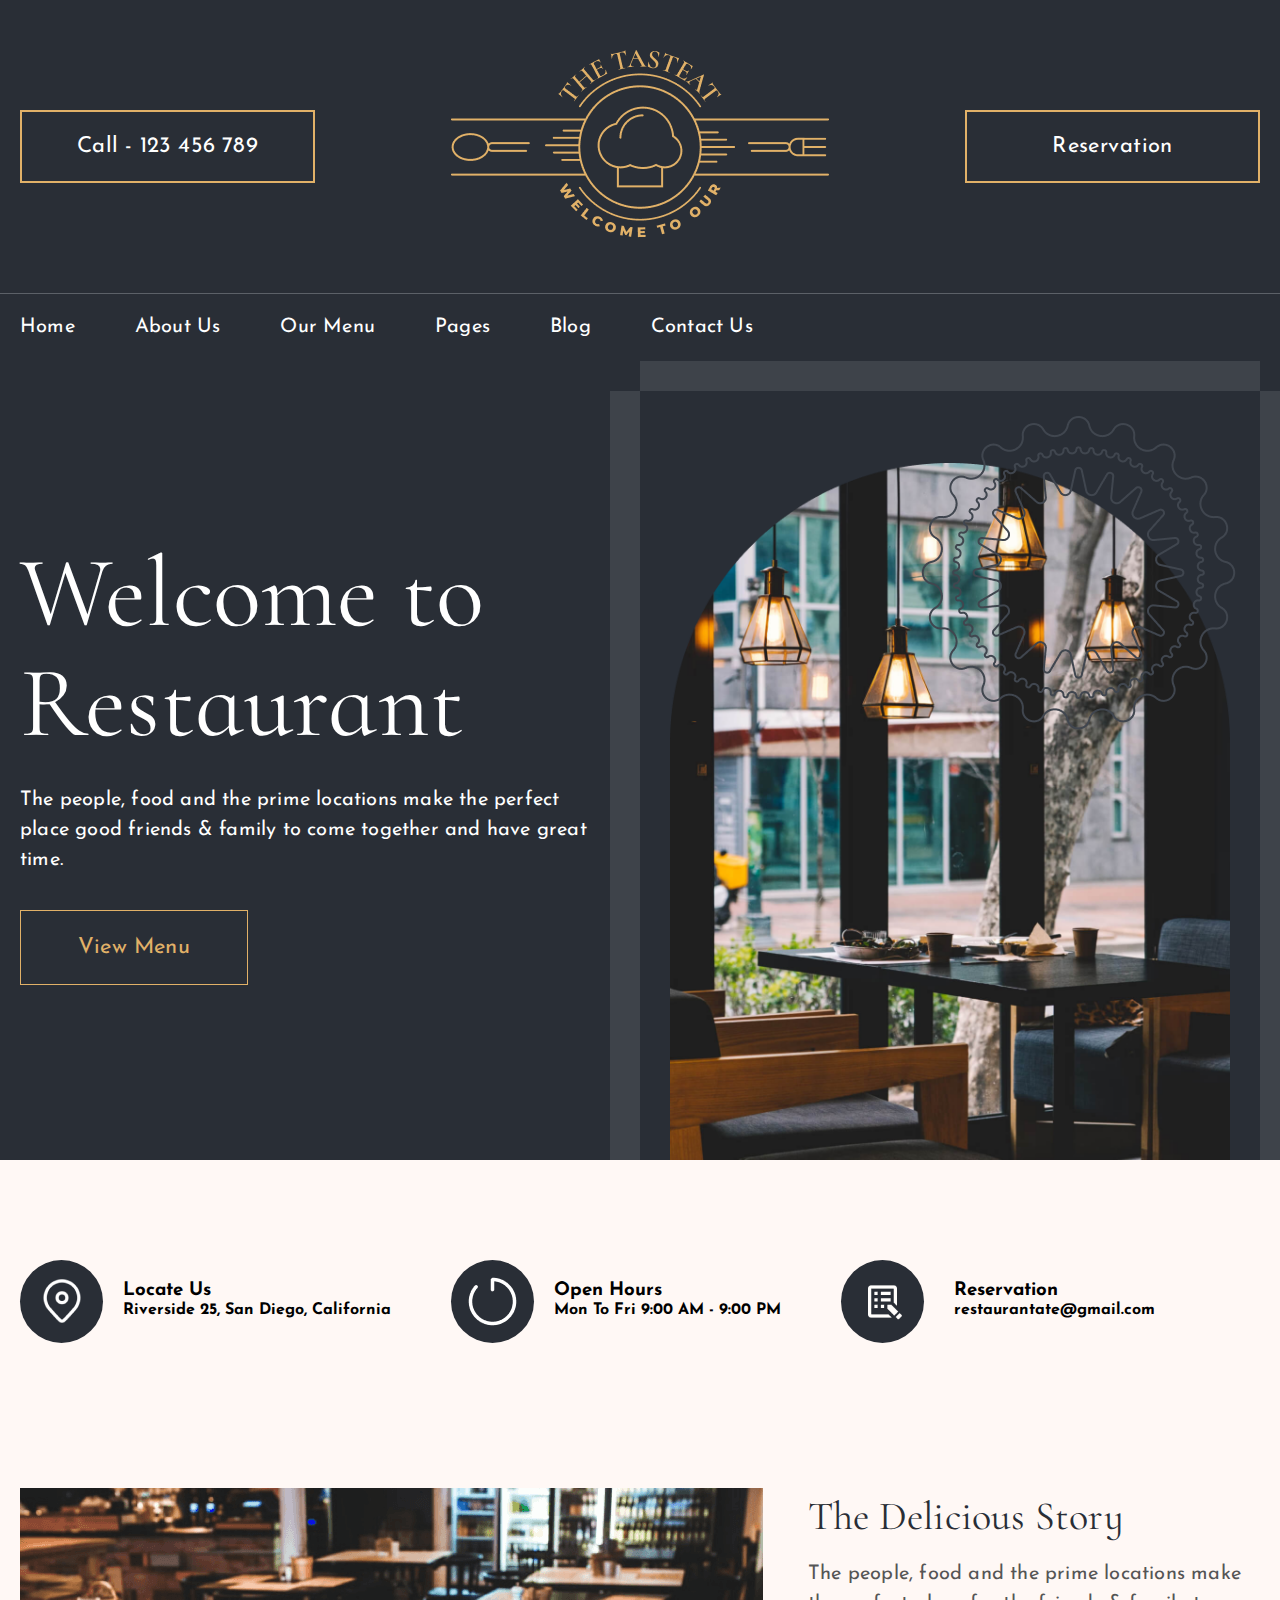
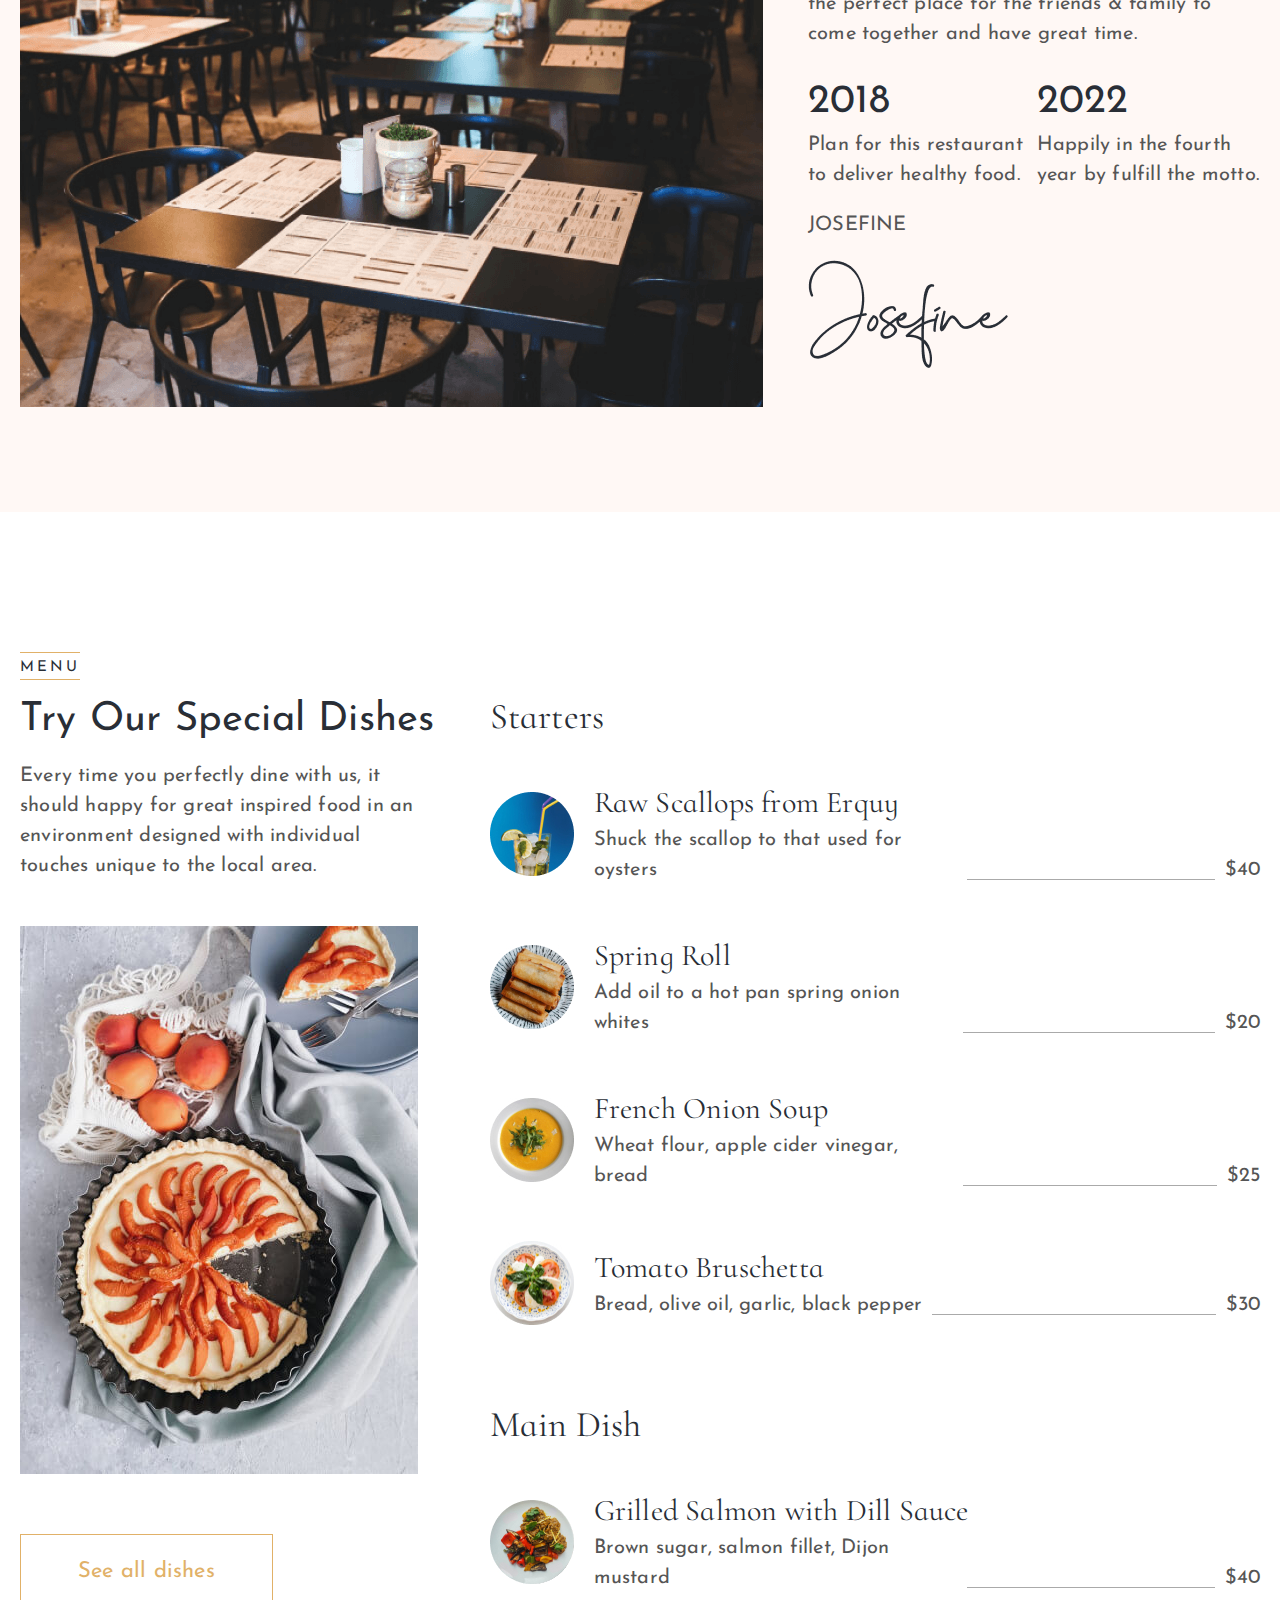
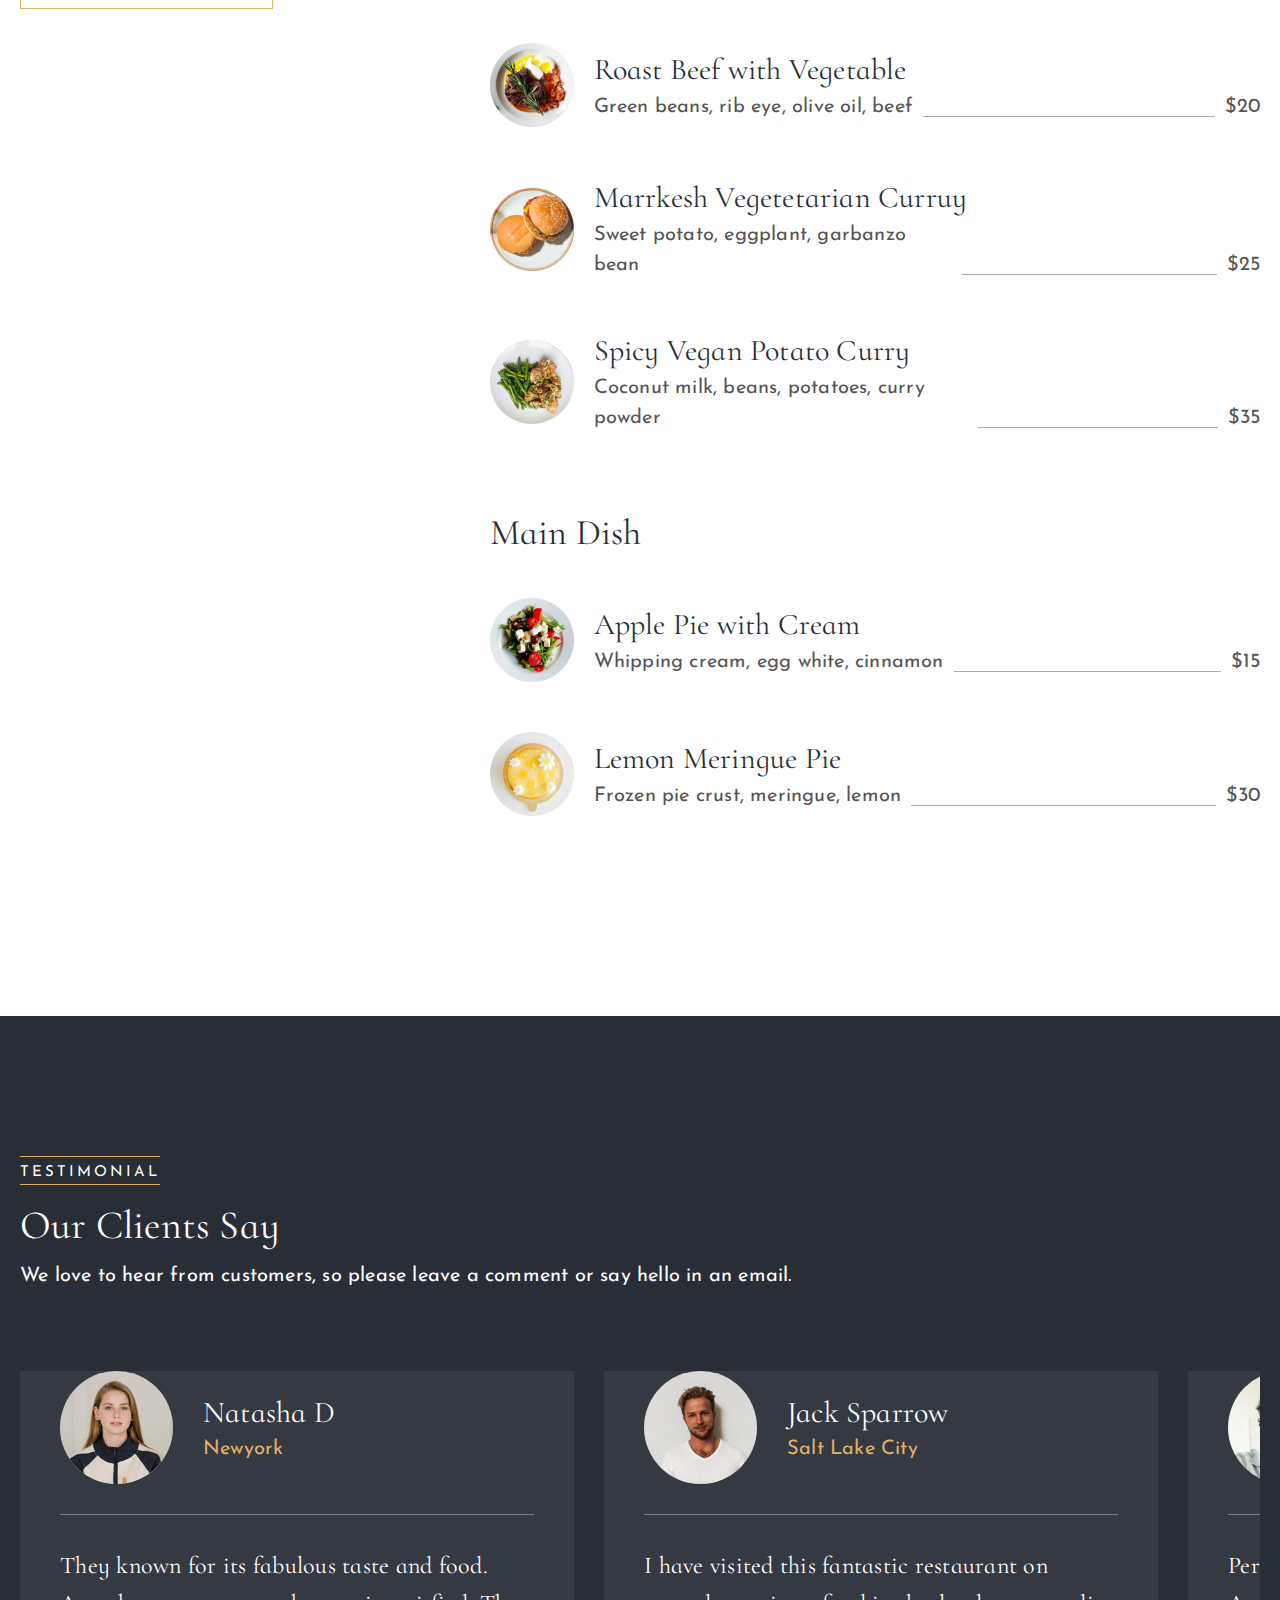
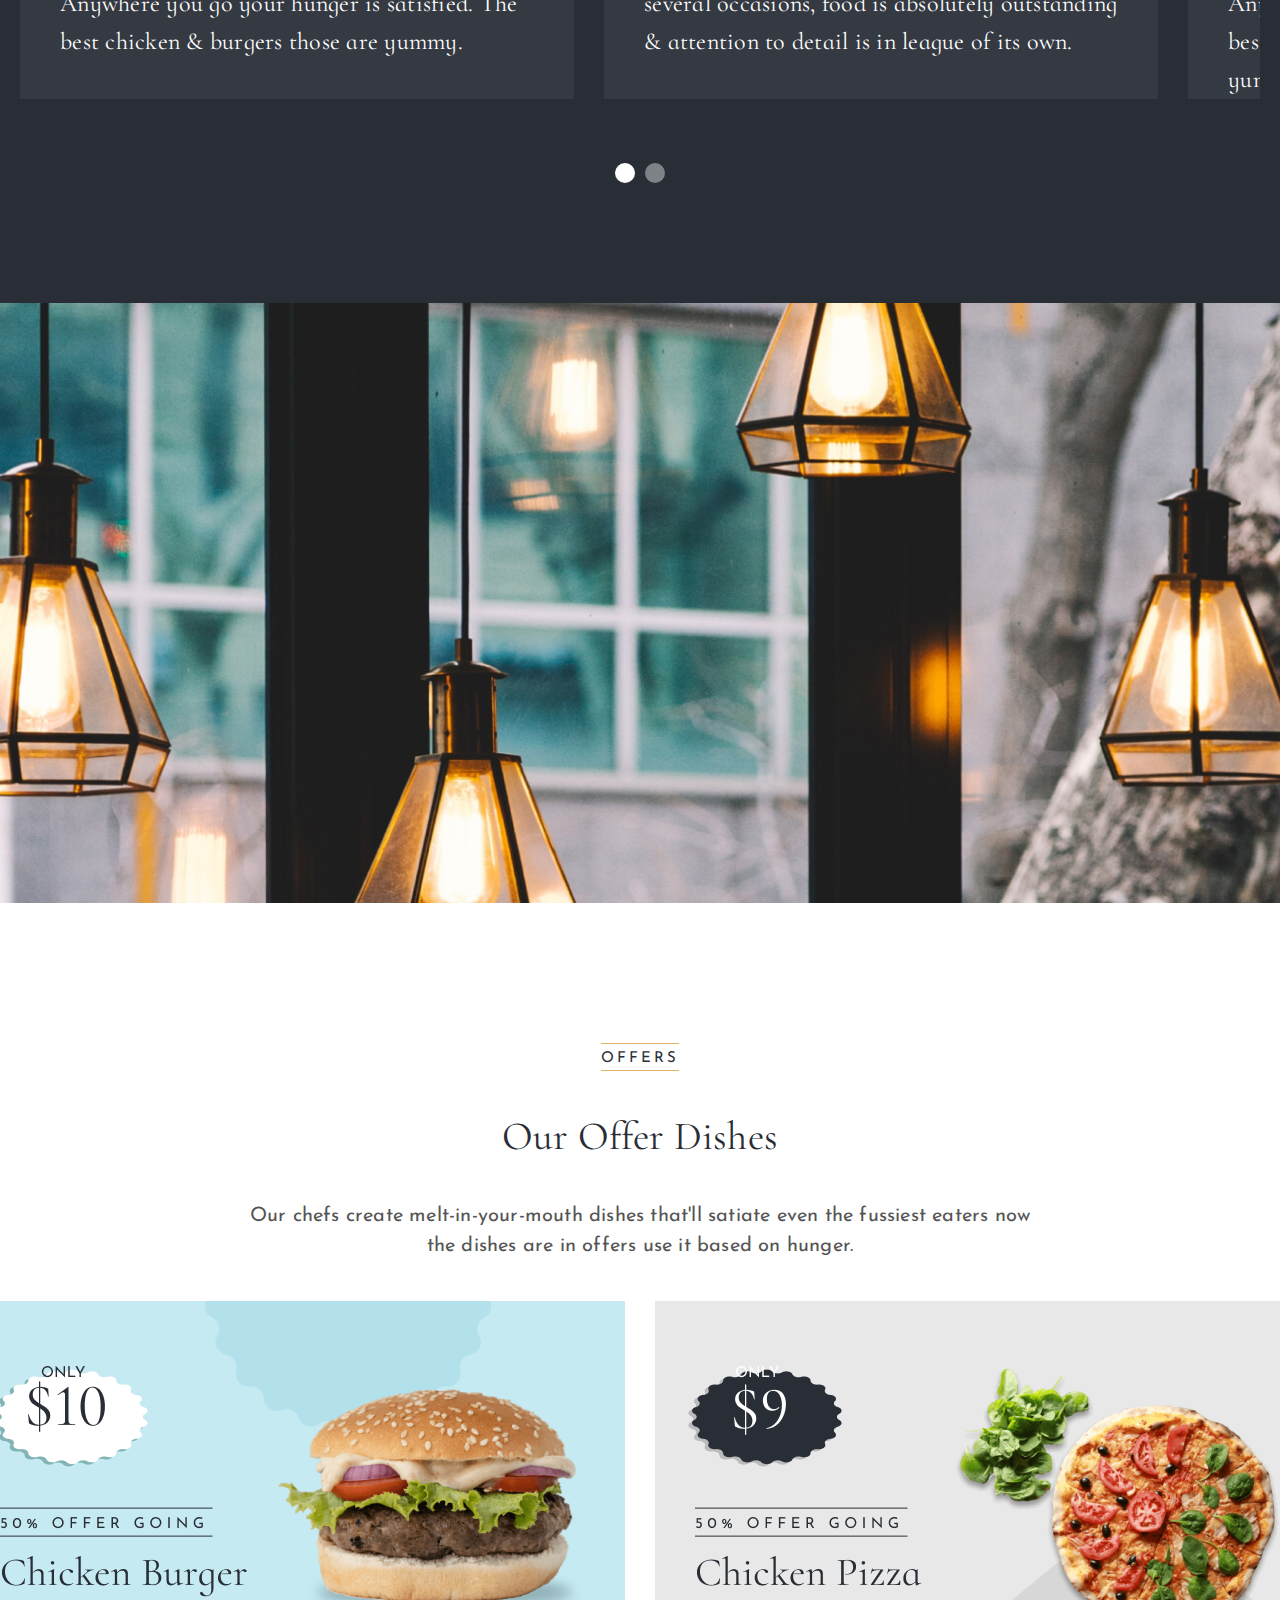
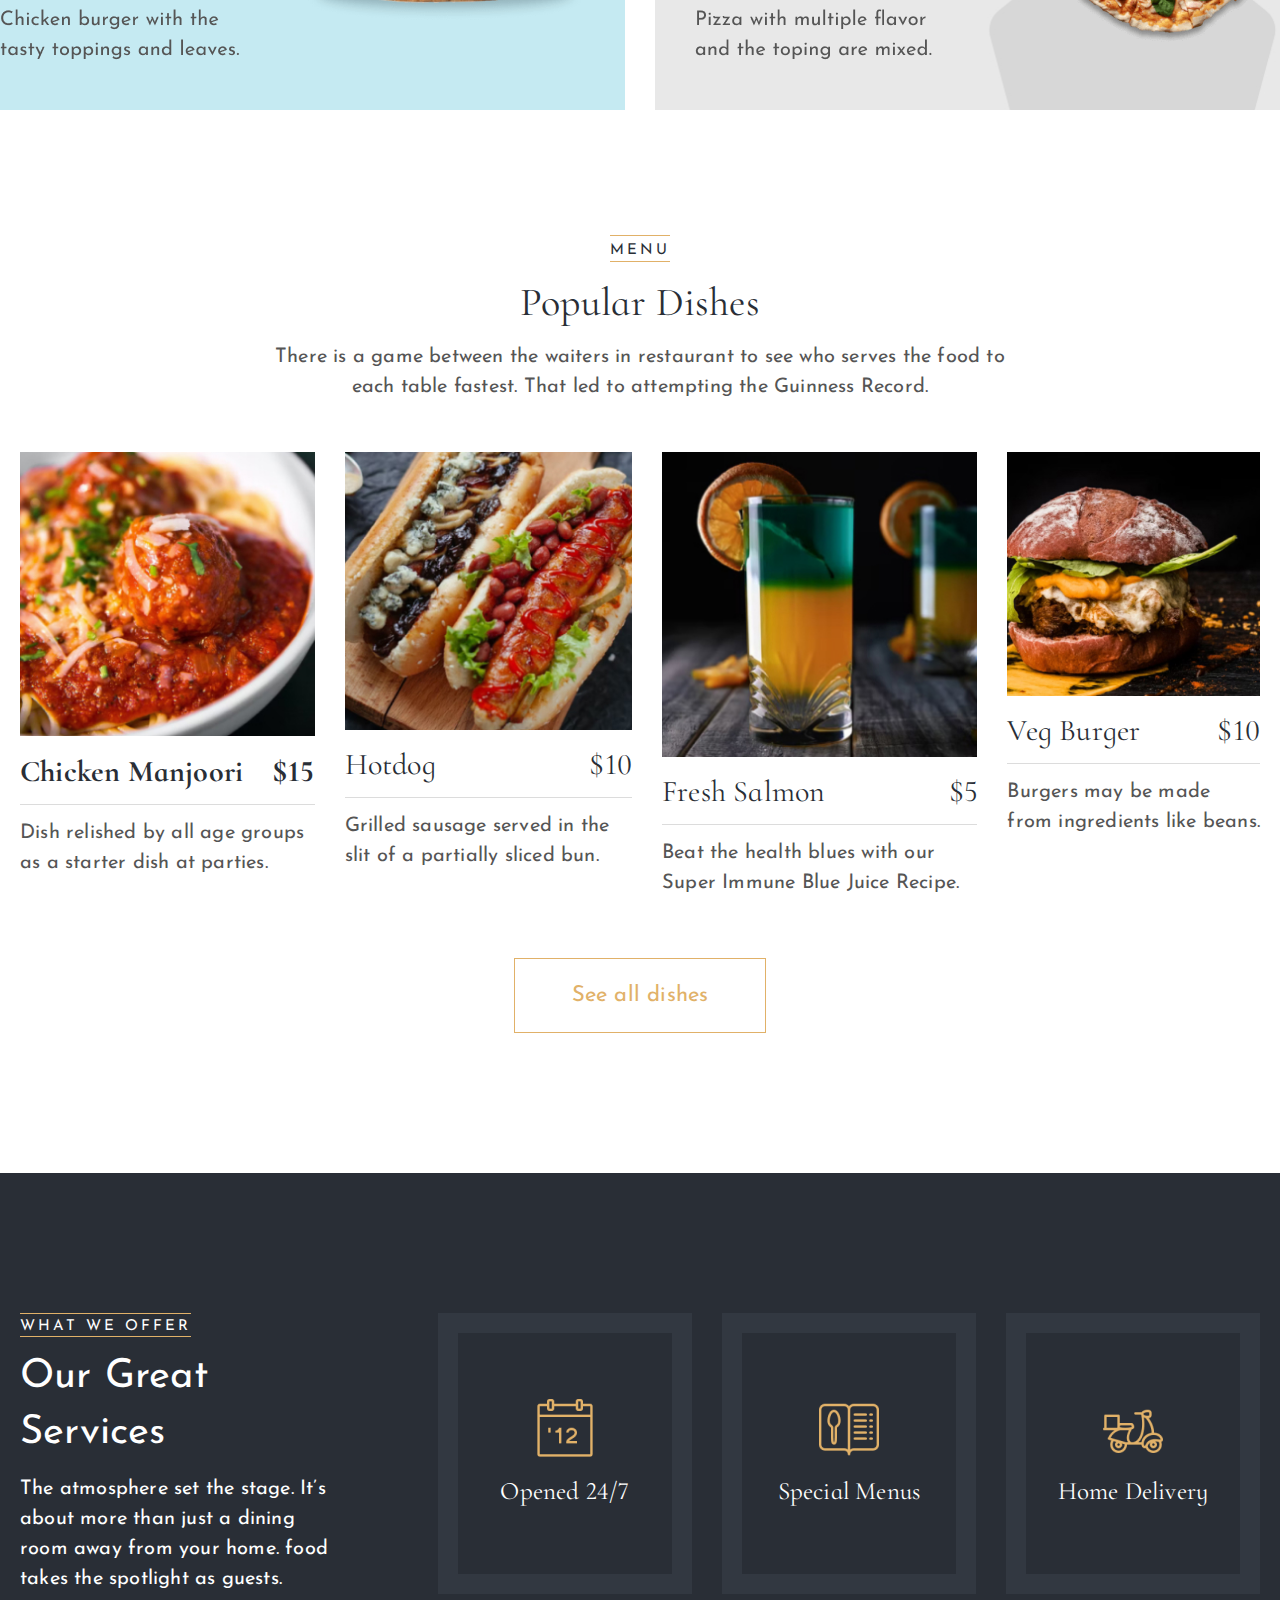
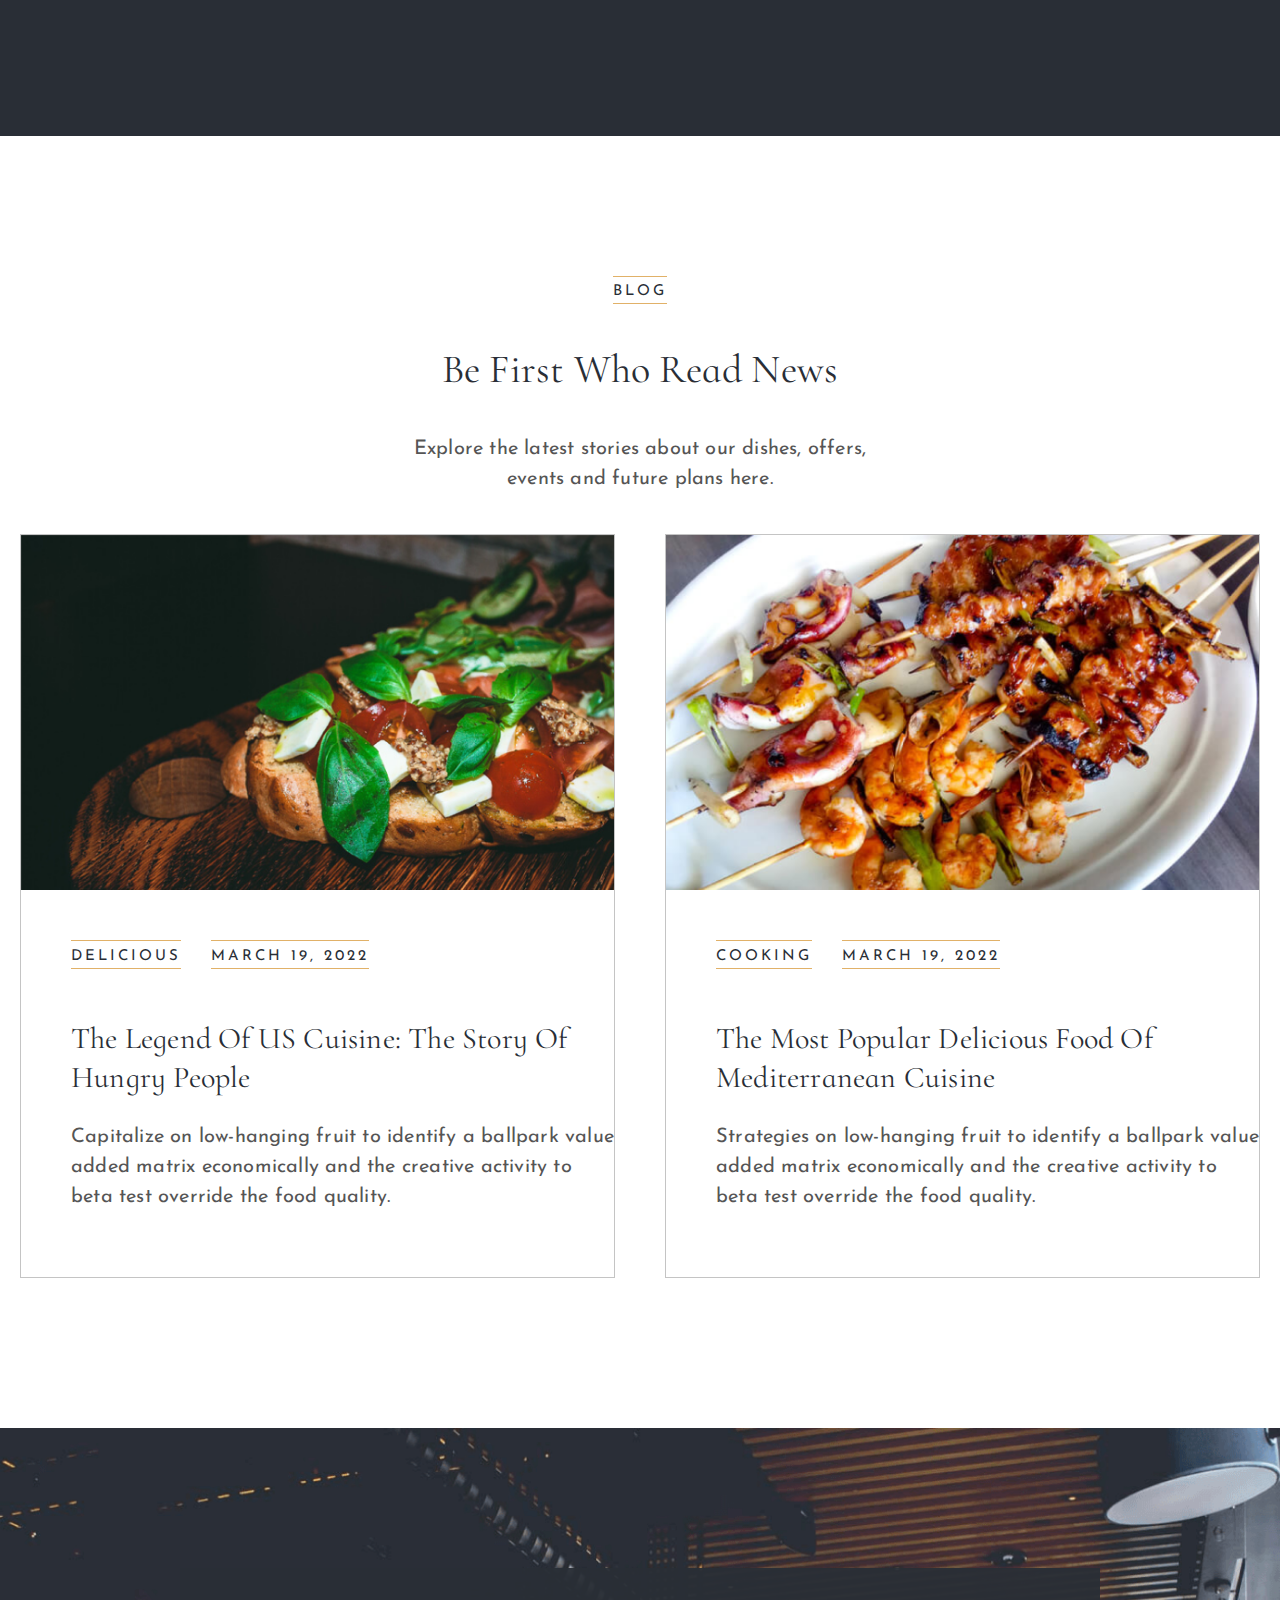
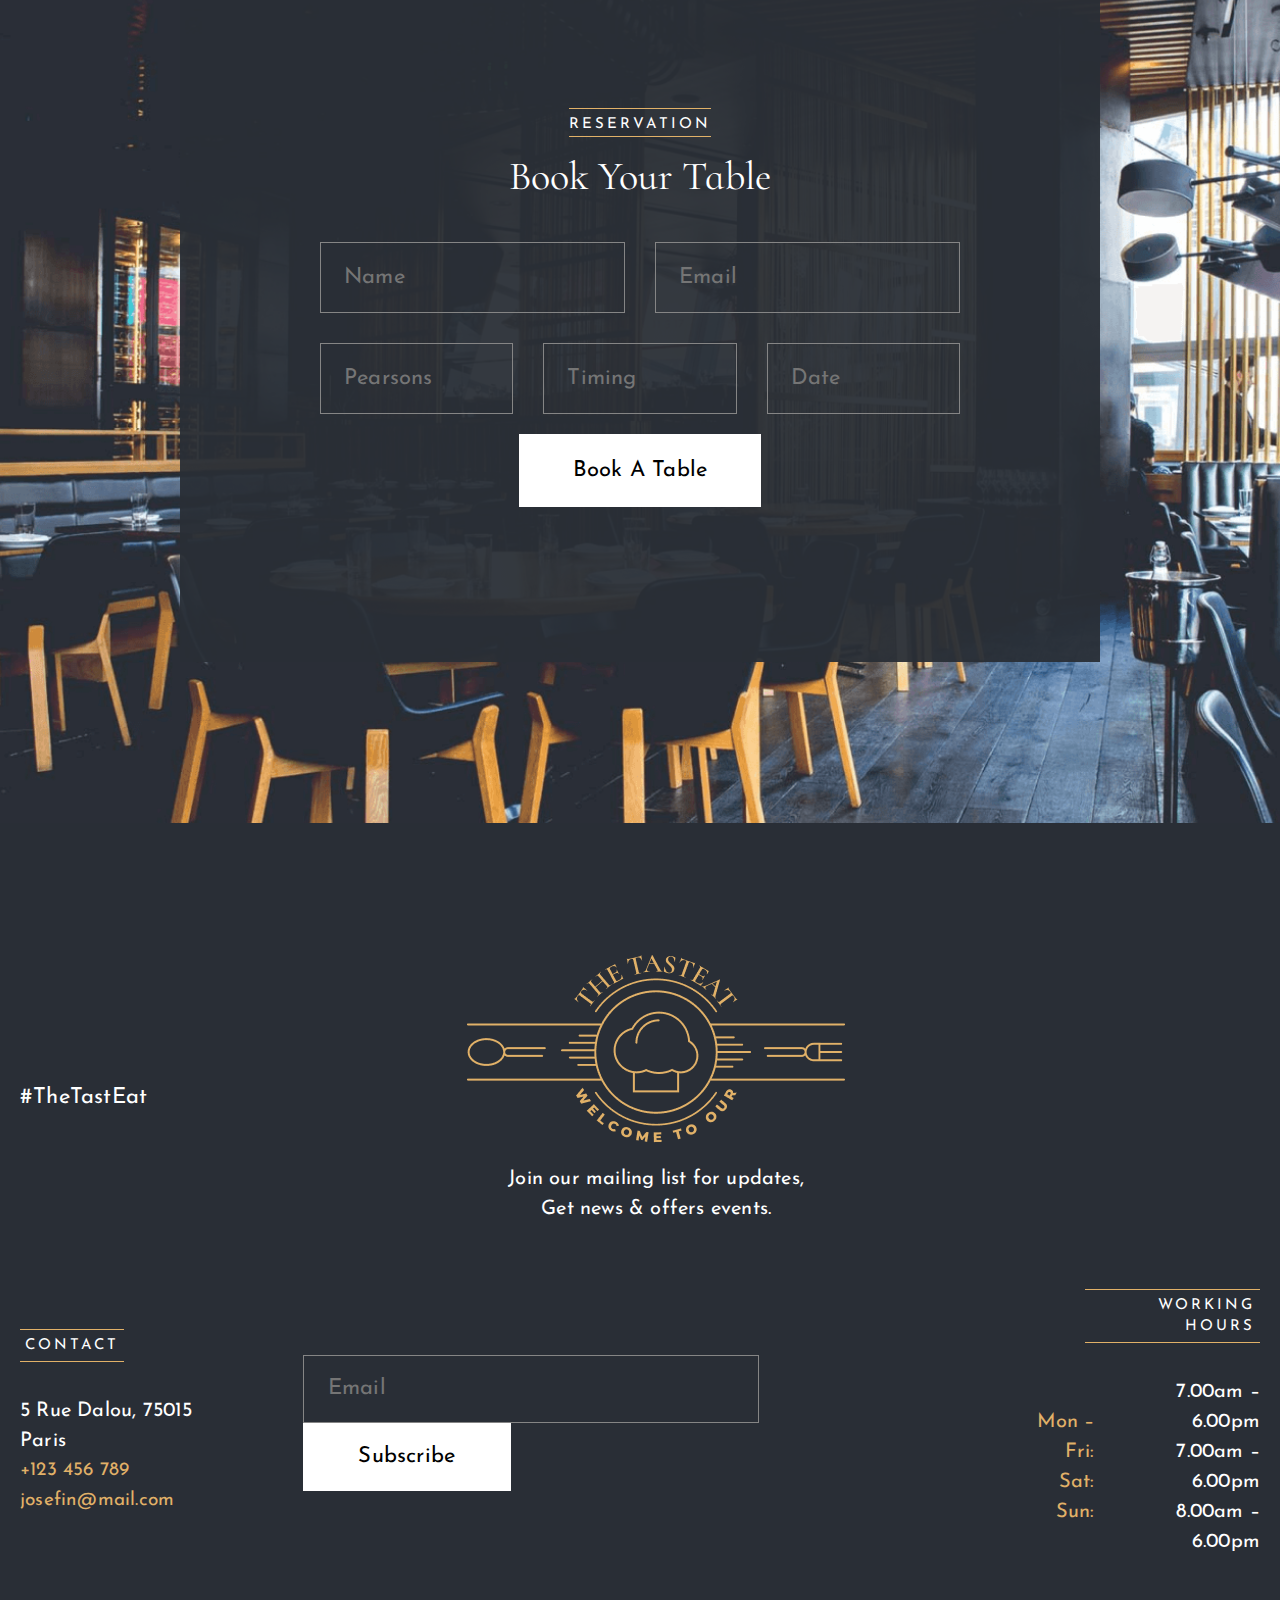
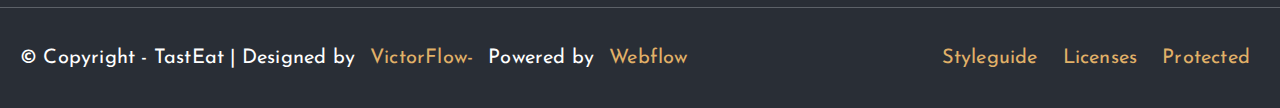
<file: index.html>
<!DOCTYPE html>
<html lang="en">
	<head>
		<meta charset="UTF-8" />
		<meta http-equiv="X-UA-Compatible" content="IE=edge" />
		<meta name="viewport" content="width=device-width, initial-scale=1.0" />
		<link
			rel="stylesheet"
			href="https://cdn.jsdelivr.net/npm/bootstrap-icons@1.9.1/font/bootstrap-icons.css"
			integrity="sha384-xeJqLiuOvjUBq3iGOjvSQSIlwrpqjSHXpduPd6rQpuiM3f5/ijby8pCsnbu5S81n"
			crossorigin="anonymous"
		/>
		<link rel="icon" href="./media/img/main-img.png" type="image/png">
		<title>Taste Eat - make it sweet</title>
		<link rel="stylesheet" href="./css/normalize.css">
		<link rel="stylesheet" href="./css/global.css">
		<link rel="stylesheet" href="./css/header.css" />
		<link rel="stylesheet" href="./css/hero.css" />
		<link rel="stylesheet" href="./css/menu.css" />
		<link rel="stylesheet" href="./css/clients.css" />
		<link rel="stylesheet" href="./css/dishes.css" />
		<link rel="stylesheet" href="./css/service.css" />
		<link rel="stylesheet" href="./css/booking.css" />
		<link rel="stylesheet" href="./css/new_page.css" />
		<link rel="stylesheet" href="./css/footer.css" />
		<link rel="stylesheet" href="./css/offers.css" />
		<link rel="stylesheet" href="./css/blog.css" />
	</head>
	<body>
		<!-- ---------- Header Start ---------- -->

		<div class="header">
			<div class="container">
				<div class="action">
					<div class="call">
						<a href="tel:+123456789" class="header-btn call-btn"
							>Call - 123 456 789</a
						>
					</div>
					<div class="main-logo">
						<img src="./media/img/main-img.png" alt="our main logo" />
					</div>
					<div class="reservation">
						<button class="header-btn reservation-btn">Reservation</button>
					</div>
					<button class="header__menu-btn-wrapper">
						<span class="header__burger-menu"></span>
				</button>
				</div>
			</div>
			<div class="line"></div>
			<div class="container">
				<nav class="navbar">
					<ul class="nav-links">
						<li class="nav-item"><a class="js-site-nav" href="#">Home</a></li>
						<li class="nav-item"><a class="js-site-nav" href="#about">About Us</a></li>
						<li class="nav-item"><a class="js-site-nav" href="#menu">Our Menu</a></li>
						<li class="nav-item"><a class="js-site-nav" href="#pages">Pages</a></li>
						<li class="nav-item"><a class="js-site-nav" href="#blog">Blog</a></li>
						<li class="nav-item"><a class="js-site-nav" href="#contact">Contact Us</a></li>
						<ul class="icons">
							<li class="nav-item"><a class="nav__link" href="https://www.instagram.com/" target="_blank"><i class="bi bi-instagram"></i></a></li>
							<li class="nav-item"><a class="nav__link" href="https://www.facebook.com/" target="_blank"><i class="bi bi-facebook"></i></a></li>
							<li class="nav-item"><a class="nav__link" href="https://twitter.com/" target="_blank"><i class="bi bi-twitter"></i></a></li>
							<li class="nav-item"><a class="nav__link" href="https://www.pinterest.com/" target="_blank"><i class="bi bi-pinterest"></i></a></li>
						</ul>
					</ul>
				</nav>
			</div>
		</div>

		<!-- ---------- Header End ---------- -->

		<main class="main">
			<!-- ---------- Hero Start ---------- -->
			<div class="hero">
				<div class="container">
					<div class="hero__content">
						<h1 class="hero__title">
							Welcome to <br />
							Restaurant
						</h1>
						<p class="hero__text">
							The people, food and the prime locations make the perfect place good
							friends & family to come together and have great time.
						</p>
						<button class="hero__btn">View Menu</button>
					</div>
					<div class="hero__img-wrapper">
						<span class="frame"></span>
						<img src="./media/img/hero-svg.png" alt="" class="hero-svg" />
						<img class="hero__img" src="./media/img/hero-img.png" alt="" />
					</div>
				</div>
			</div>
			<!-- ---------- Hero End ---------- -->
			<!-- ---------- News Start ---------- -->
			<div class="new_page" id="about">
				<div class="container">
					<div class="section">
						<div class="data">
							<div class="text">
								<div>
									<div class="location">
										<img src="./media/img/Vector.png" alt="" />
									</div>
								</div>
								<div class="content">
									<h3>Locate Us</h3>
									<h4>Riverside 25, San Diego, California</h4>
								</div>
							</div>
							<div class="text">
								<div>
									<div class="work_time">
										<img src="./media/img/Vector (1).png" alt="" />
									</div>
								</div>
								<div class="content">
									<h3>Open Hours</h3>
									<h4>Mon To Fri 9:00 AM - 9:00 PM</h4>
								</div>
							</div>
							<div class="text">
								<div>
									<div class="news-reservation">
										<img src="./media/img/Vector (2).png" alt="" />
									</div>
								</div>
								<div class="content">
									<h3>Reservation</h3>
									<h4>restaurantate@gmail.com</h4>
								</div>
							</div>
						</div>
					</div>
					<div class="section_two">
						<div class="photo">
							<img class="history__photo" src="./media/img/IMAGE.png" alt="" />
						</div>
						<div class="history">
							<div class="info_one">
								<h3>The Delicious Story</h3>
								<p>
									The people, food and the prime locations make the perfect place
									for the friends & family to come together and have great time.
								</p>
							</div>
							<div class="year">
								<div>
									<h3>2018</h3>
									<p>Plan for this restaurant to deliver healthy food.</p>
								</div>
								<div>
									<h3>2022</h3>
									<p>Happily in the fourth year by fulfill the motto.</p>
								</div>
							</div>
							<div class="info_two">
								<p>JOSEFINE</p>
								<img src="./media/img/Vector (3).png" alt="" />
							</div>
						</div>
					</div>
				</div>
			</div>
			<!-- ---------- News End ---------- -->
			<!-- ---------- Menu Start ---------- -->
			<div class="menu">
				<div class="container">
					<span class="menu__min-btn" id="menu">Menu</span>
					<div class="menu__wrapper">
						<div class="menu__info">
							<h2 class="menu__info-title">Try Our Special dishes</h2>
							<p class="menu__info-text">Every time you perfectly dine with us, it should happy for great
								inspired food in an environment designed with individual touches
								unique to the local area.
							</p>
							<img
								src="./media/img/menu__info-img.jpg"
								alt=""
								class="menu__info-img"
							/>
							<button class="menu__info-btn">See all dishes</button>
						</div>
						<div class="menu__lists">
							<div class="menu__lists-wrapper">
								<h3 class="menu__list-title">Starters</h3>
								<ul class="menu__list">
									<li class="menu__item">
										<img
											src="./media/img/menu__list-img1.jpg"
											alt=""
											class="menu__item-img"
										/>
										<div class="menu__item-texts">
											<p class="menu__list-name">Raw Scallops from Erquy</p>
											<p class="menu__list-price">
												Shuck the scallop to that used for oysters
												<span class="menu__list-price-line"></span> $40
											</p>
										</div>
									</li>
									<li class="menu__item">
										<img
											src="./media/img/menu__list-img2.jpg"
											alt=""
											class="menu__item-img"
										/>
										<div class="menu__item-texts">
											<p class="menu__list-name">Spring Roll</p>
											<p class="menu__list-price">
												Add oil to a hot pan spring onion whites
												<span class="menu__list-price-line"></span> $20
											</p>
										</div>
									</li>
									<li class="menu__item">
										<img
											src="./media/img/menu__list-img3.jpg"
											alt=""
											class="menu__item-img"
										/>
										<div class="menu__item-texts">
											<p class="menu__list-name">French Onion Soup</p>
											<p class="menu__list-price">
												Wheat flour, apple cider vinegar, bread
												<span class="menu__list-price-line"></span> $25
											</p>
										</div>
									</li>
									<li class="menu__item">
										<img
											src="./media/img/menu__list-img4.jpg"
											alt=""
											class="menu__item-img"
										/>
										<div class="menu__item-texts">
											<p class="menu__list-name">Tomato Bruschetta</p>
											<p class="menu__list-price">
												Bread, olive oil, garlic, black pepper
												<span class="menu__list-price-line"></span> $30
											</p>
										</div>
									</li>
								</ul>
							</div>
							<div class="menu__lists-wrapper">
								<h3 class="menu__list-title">Main Dish</h3>
								<ul class="menu__list">
									<li class="menu__item">
										<img
											src="./media/img/menu__list-img5.jpg"
											alt=""
											class="menu__item-img"
										/>
										<div class="menu__item-texts">
											<p class="menu__list-name">
												Grilled Salmon with Dill Sauce
											</p>
											<p class="menu__list-price">
												Brown sugar, salmon fillet, Dijon mustard
												<span class="menu__list-price-line"></span> $40
											</p>
										</div>
									</li>
									<li class="menu__item">
										<img
											src="./media/img/menu__list-img6.jpg"
											alt=""
											class="menu__item-img"
										/>
										<div class="menu__item-texts">
											<p class="menu__list-name">Roast Beef with Vegetable</p>
											<p class="menu__list-price">
												Green beans, rib eye, olive oil, beef
												<span class="menu__list-price-line"></span> $20
											</p>
										</div>
									</li>
									<li class="menu__item">
										<img
											src="./media/img/menu__list-img7.jpg"
											alt=""
											class="menu__item-img"
										/>
										<div class="menu__item-texts">
											<p class="menu__list-name">Marrkesh Vegetetarian Curruy</p>
											<p class="menu__list-price">
												Sweet potato, eggplant, garbanzo bean
												<span class="menu__list-price-line"></span> $25
											</p>
										</div>
									</li>
									<li class="menu__item">
										<img
											src="./media/img/menu__list-img8.jpg"
											alt=""
											class="menu__item-img"
										/>
										<div class="menu__item-texts">
											<p class="menu__list-name">Spicy Vegan Potato Curry</p>
											<p class="menu__list-price">
												Coconut milk, beans, potatoes, curry powder
												<span class="menu__list-price-line"></span> $35
											</p>
										</div>
									</li>
								</ul>
							</div>
							<div class="menu__lists-wrapper">
								<h3 class="menu__list-title">Main Dish</h3>
								<ul class="menu__list">
									<li class="menu__item">
										<img
											src="./media/img/menu__list-img9.jpg"
											alt=""
											class="menu__item-img"
										/>
										<div class="menu__item-texts">
											<p class="menu__list-name">Apple Pie with Cream</p>
											<p class="menu__list-price">
												Whipping cream, egg white, cinnamon
												<span class="menu__list-price-line"></span> $15
											</p>
										</div>
									</li>
									<li class="menu__item">
										<img
											src="./media/img/menu__list-img10.jpg"
											alt=""
											class="menu__item-img"
										/>
										<div class="menu__item-texts">
											<p class="menu__list-name">Lemon Meringue Pie</p>
											<p class="menu__list-price">
												Frozen pie crust, meringue, lemon
												<span class="menu__list-price-line"></span> $30
											</p>
										</div>
									</li>
								</ul>
							</div>
						</div>
					</div>
				</div>
			</div>
			<!-- ---------- Menu End ---------- -->
			<!-- ---------- Clients Start ---------- -->
			<div class="clients" id="pages">
				<div class="clients__content">
					<div class="container">
						<span class="clients__btn">Testimonial</span>
						<h2 class="clients__title">our clients say</h2>
						<p class="clients__text">
							We love to hear from customers, so please leave a comment or say
							hello in an email.
						</p>
						<div class="client-cards-wrapper">
							<div class="client-card">
								<div class="client-card-info">
									<img
										src="./media/img/client-img-1.jpg"
										alt=""
										class="client-card-img"
									/>
									<div class="client-card-names">
										<p class="client-name">Natasha D</p>
										<p class="client-city">Newyork</p>
									</div>
								</div>
								<p class="client-text">
									They known for its fabulous taste and food. Anywhere you go your
									hunger is satisfied. The best chicken & burgers those are yummy.
								</p>
							</div>
							<div class="client-card">
								<div class="client-card-info">
									<img
										src="./media/img/client-img-2.jpg"
										alt=""
										class="client-card-img"
									/>
									<div class="client-card-names">
										<p class="client-name">Jack Sparrow</p>
										<p class="client-city">Salt Lake City</p>
									</div>
								</div>
								<p class="client-text">
									I have visited this fantastic restaurant on several occasions,
									food is absolutely outstanding & attention to detail is in
									league of its own.
								</p>
							</div>
							<div class="client-card">
								<div class="client-card-info">
									<img
										src="./media/img/client-img-3.jpg"
										alt=""
										class="client-card-img"
									/>
									<div class="client-card-names">
										<p class="client-name">Martin</p>
										<p class="client-city">San Diego</p>
									</div>
								</div>
								<p class="client-text">
									Perfectly known for its fabulous taste and food. Anywhere your
									hunger is satisfied. They give best fried chicken and burgers
									those are yummy.
								</p>
							</div>
							<div class="client-card">
								<div class="client-card-info">
									<img
										src="./media/img/client-img-1.jpg"
										alt=""
										class="client-card-img"
									/>
									<div class="client-card-names">
										<p class="client-name">Natasha D</p>
										<p class="client-city">Newyork</p>
									</div>
								</div>
								<p class="client-text">
									They known for its fabulous taste and food. Anywhere you go your
									hunger is satisfied. The best chicken & burgers those are yummy.
								</p>
							</div>
						</div>
						<div class="card-switch-dots">
							<div class="card-switch-dot active"></div>
							<div class="card-switch-dot"></div>
						</div>
					</div>
				</div>
				<div class="clients__img"></div>
			</div>
			<!-- ---------- Clients End ---------- -->
			<!-- ---------- Offers Start ---------- -->
			<section class="offers">
				<div class="container">
					<div class="offer__text_wrap">
						<span class="offer_span">Offers</span>
						<h1 class="offer_title">Our Offer dishes</h1>
						<p class="offer_text">
							Our chefs create melt-in-your-mouth dishes that'll satiate even the
							fussiest eaters now <br />the dishes are in offers use it based on
							hunger.
						</p>
					</div>
					<div class="offer__img_wrap">
						<div class="offer_img1">
							<img src="./media/img/chicken.png" alt="chicken burger" />
						</div>
						<div class="offer_img2">
							<img src="./media/img/pizza.png" alt="chicken pizza" />
						</div>
					</div>
				</div>
			</section>
			<!-- ---------- Offers End ---------- -->
			<!-- ---------- Dish Start ---------- -->
			<div class="dish">
				<div class="container">
					<div class="dish__btn-wrapper">
						<span class="dish__btn">menu</span>
					</div>
					<h3 class="dish__title">Popular Dishes</h3>
					<p class="dish__text">
						There is a game between the waiters in restaurant to see who serves
						the food to each table fastest. That led to attempting the Guinness
						Record.
					</p>
					<div class="dish__cards-wrapper">
						<div class="dish__card">
							<img
								src="./media/img/dishes-img-1.jpg"
								alt=""
								class="dish__card-img"
							/>
							<div class="dish__card-info">
								<span class="dish__card-name bold">Chicken Manjoori</span>
								<span class="dish__card-price bold">$15</span>
							</div>
							<p class="dish__card-text">
								Dish relished by all age groups as a starter dish at parties.
							</p>
						</div>
						<div class="dish__card">
							<img
								src="./media/img/dishes-img-2.jpg"
								alt=""
								class="dish__card-img"
							/>
							<div class="dish__card-info">
								<span class="dish__card-name">Hotdog</span>
								<span class="dish__card-price">$10</span>
							</div>
							<p class="dish__card-text">
								Grilled sausage served in the slit of a partially sliced bun.
							</p>
						</div>
						<div class="dish__card">
							<img
								src="./media/img/dishes-img-3.jpg"
								alt=""
								class="dish__card-img"
							/>
							<div class="dish__card-info">
								<span class="dish__card-name">Fresh Salmon</span>
								<span class="dish__card-price">$5</span>
							</div>
							<p class="dish__card-text">
								Beat the health blues with our Super Immune Blue Juice Recipe.
							</p>
						</div>
						<div class="dish__card">
							<img
								src="./media/img/dishes-img-4.jpg"
								alt=""
								class="dish__card-img"
							/>
							<div class="dish__card-info">
								<span class="dish__card-name">Veg Burger</span>
								<span class="dish__card-price">$10</span>
							</div>
							<p class="dish__card-text">
								Burgers may be made from ingredients like beans.
							</p>
						</div>
					</div>
					<div class="dish__all-btn-wrapper">
						<button class="dish__all-btn">See all dishes</button>
					</div>
				</div>
			</div>
			<!-- ---------- Dish End ---------- -->
			<!-- ---------- Service Start ---------- -->
			<div class="service">
				<div class="container">
					<div class="service__content">
						<span class="service__btn">What we offer</span>
						<h3 class="service__title">Our Great Services</h3>
						<p class="service__text">
							The atmosphere set the stage. It’s about more than just a dining
							room away from your home. food takes the spotlight as guests.
						</p>
					</div>
					<div class="service__cards">
						<div class="service__card">
							<img
								src="./media/icons/service__card-icon-1.png"
								alt=""
								class="service__card-img"
							/>
							<p class="service__card-text">Opened 24/7</p>
						</div>
						<div class="service__card">
							<img
								src="./media/icons/service__card-icon-2.png"
								alt=""
								class="service__card-img"
							/>
							<p class="service__card-text">Special Menus</p>
						</div>
						<div class="service__card">
							<img
								src="./media/icons/service__card-icon-3.png"
								alt=""
								class="service__card-img"
							/>
							<p class="service__card-text">Home Delivery</p>
						</div>
					</div>
				</div>
			</div>
			<!-- ---------- Service End ---------- -->
			<!--  ---------- Blog start ---------- -->
			<section class="blog" id="blog">
				<div class="container">
					<div class="blog__text_wrap">
						<span class="blog_span">Blog</span>
						<h1 class="blog_title">Be First Who Read News</h1>
						<p class="blog_text">
							Explore the latest stories about our dishes, offers, <br />
							events and future plans here.
						</p>
					</div>
					<div class="blog__cards">
						<div class="blog_card">
							<div class="blog__img_btn">
								<img src="./media/img/blog_img1.png" alt="image 1" />
								<button class="blog_btn">View More</button>
							</div>
							<div class="description">
								<div class="card_when">
									<p>Delicious</p>
									<p>March 19, 2022</p>
								</div>
								<div class="card_text">
									<h3 class="card_title">
										The Legend of US Cuisine: The Story of Hungry People
									</h3>
									<p>
										Capitalize on low-hanging fruit to identify a ballpark value
										added matrix economically and the creative activity to beta test
										override the food quality.
									</p>
								</div>
							</div>
						</div>
						<div class="blog_card">
							<div class="blog__img_btn">
								<img src="./media/img/blog_img2.png" alt="image 2" />
								<button class="blog_btn">View More</button>
							</div>
							<div class="description">
								<div class="card_when">
									<p>Cooking</p>
									<p>March 19, 2022</p>
								</div>
								<div class="card_text">
									<h3 class="card_title">
										The Most Popular Delicious Food of Mediterranean Cuisine
									</h3>
									<p>
										Strategies on low-hanging fruit to identify a ballpark value
										added matrix economically and the creative activity to beta test
										override the food quality.
									</p>
								</div>
							</div>
						</div>
					</div>
				</div>
			</section>
			<!--  ---------- Blog end ---------- -->
			<!-- ---------- Booking Start ---------- -->
			<div class="booking">
				<div class="container">
					<form action="https://echo.htmlacademy.ru" class="booking__form">
						<p class="booking__info">reservation</p>
						<h2 class="booking__title">Book Your Table</h2>
						<div class="booking__inputs-wrapper">
							<input class="booking__input input--name" name="name" type="text" placeholder="Name">
							<input class="booking__input input--email" name="email" type="email" placeholder="Email">
							<input class="booking__input input--pearsons" name="pearsons" type="text" placeholder="Pearsons">
							<input class="booking__input input--timing" name="timing" type="text" placeholder="Timing">
							<input class="booking__input input--date" name="date" type="text" placeholder="Date">
						</div>
						<button type="submit" class="booking__submit-btn">Book A Table</button>
					</form>
				</div>
			</div>
			<!-- ---------- Booking End ---------- -->
		</main>

		<!-- ---------- Footer Start ---------- -->

		<footer class="footer" id="contact">

			<div class="container">

				<div class="footer_content">
					<p class="footer_text">#TheTastEat</p>
					<div class="footer_img">
						<img src="./media/img/main-img.png" alt="main image" />
						<p class="img__text">
							Join our mailing list for updates, <br />
							Get news & offers events.
						</p>
					</div>
					<ul class="footer_icons icons">
						<li class="footer_item">
							<a class="nav__link" href="https://www.instagram.com/" target="_blank"><i class="bi bi-instagram"></i></a>
						</li>
						<li class="footer_item">
							<a class="nav__link" href="https://www.facebook.com/" target="_blank"><i class="bi bi-facebook"></i></a>
						</li>
						<li class="footer_item">
							<a class="nav__link" href="https://twitter.com/" target="_blank"><i class="bi bi-twitter"></i></a>
						</li>
						<li class="footer_item">
							<a class="nav__link" href="https://www.pinterest.com/" target="_blank"><i class="bi bi-pinterest"></i></a>
						</li>
					</ul>
				</div>

				<div class="footer_action">
					<div class="contact">
						<span class="contact_text">Contact</span>
						<p class="address">5 Rue Dalou, 75015 Paris</p>
						<p><a href="tel:+123456789" class="con">+123 456 789</a></p>
						<p><a href="mailto:josefin@mail.com" class="con">josefin@mail.com</a></p>
					</div>
					<div class="form">
						<div class="footer_input">
							<label for="email">
								<input
									type="email"
									placeholder="Email"
									id="email"
									required
								/><button class="footer_btn">Subscribe</button>
							</label>
						</div>
					</div>
					<div class="working_hours">
						<span class="time_text">Working Hours</span>
						<div class="time">
							<div class="weeks">
								<p class="week">Mon – Fri:</p>
								<p class="week">Sat:</p>
								<p class="week">Sun:</p>
							</div>
							<div class="times">
								<p class="timeee">7.00am – 6.00pm</p>
								<p class="timeee">7.00am – 6.00pm</p>
								<p class="timeee">8.00am – 6.00pm</p>
							</div>
						</div>
					</div>
				</div>

			</div>

			<div class="footer_line"></div>

			<div class="container">
				<div class="last_part" >
					<div class="last_text1">
						<span class="straight">© Copyright - TastEat | Designed by</span>
						<span class="gold">VictorFlow-</span>
						<span class="straight">Powered by</span>
						<span class="gold">Webflow</span>
					</div>
					<div class="last_text2">
						<span class="gold">Styleguide</span>
						<span class="gold">Licenses</span>
						<span class="gold">Protected</span>
					</div>
				</div>
			</div>

		</footer>

		<!-- -------- Footer End -------- -->

		<!-- Loader -->

		<div class="loader-wrapper">
			<div class="lds-roller"><div></div><div></div><div></div><div></div></div>
		</div>

		<script src="./js/main.js"></script>

	</body>
</html>
</file>
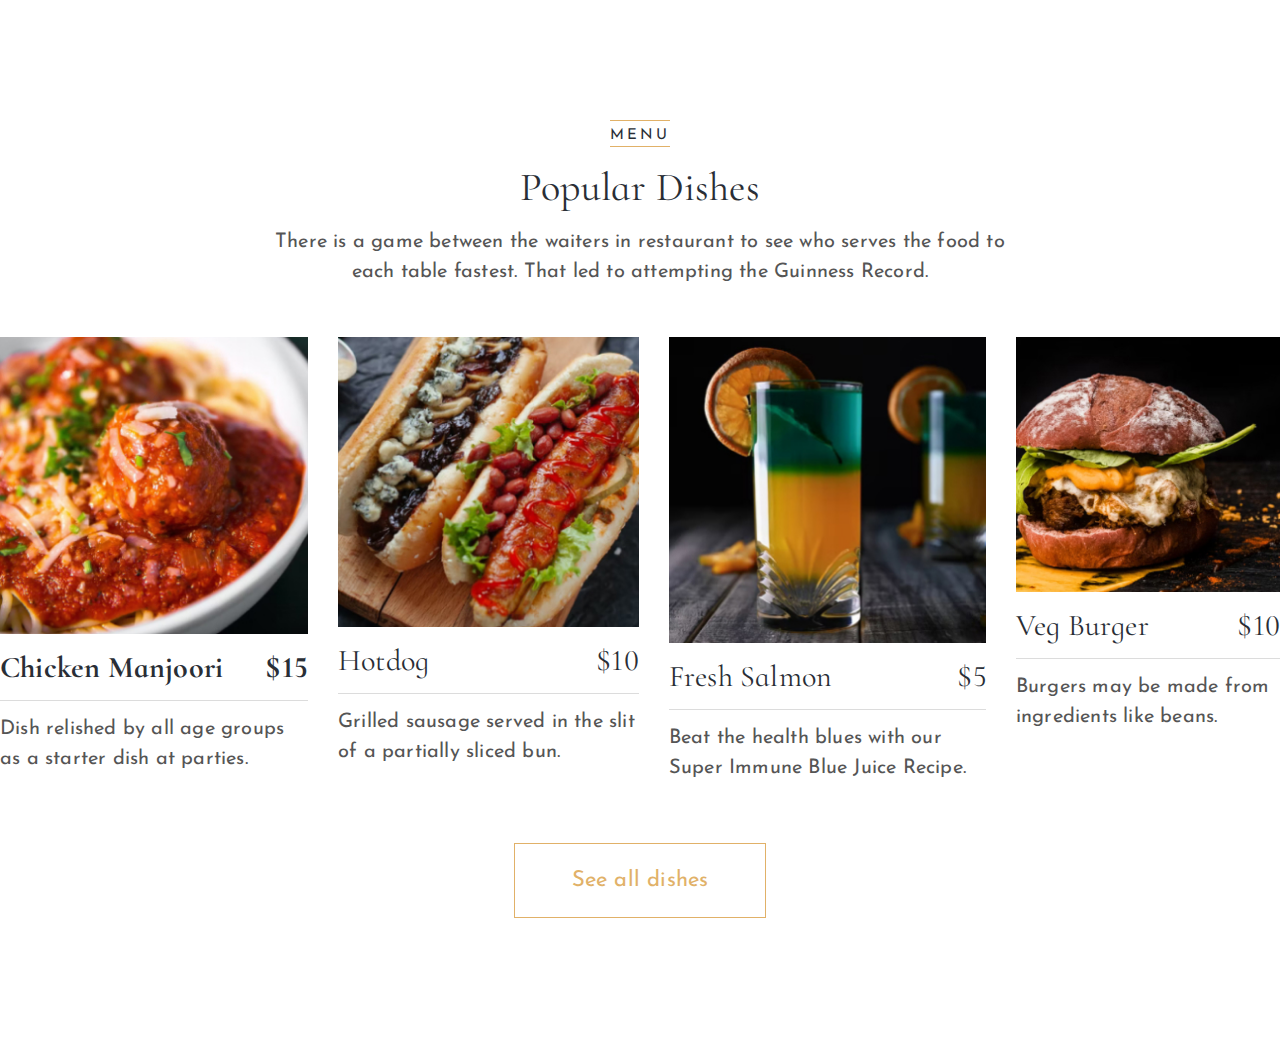
<file: dishes.html>
<!DOCTYPE html>
<html lang="en">
<head>
    <meta charset="UTF-8">
    <meta http-equiv="X-UA-Compatible" content="IE=edge">
    <meta name="viewport" content="width=device-width, initial-scale=1.0">
    <title>Document</title>
    <link rel="stylesheet" href="./css/dishes.css">
</head>
<body>
    <div class="dish">
        <div class="container">
            <div class="dish__btn-wrapper"><button class="dish__btn">menu</button></div>
            <h3 class="dish__title">Popular Dishes</h3>
            <p class="dish__text">There is a game between the waiters in restaurant to see who serves the food to each table fastest. That led to attempting the Guinness Record.</p>
            <div class="dish__cards-wrapper">
                <div class="dish__card">
                    <img src="./media/img/dishes-img-1.jpg" alt="" class="dish__card-img">
                    <div class="dish__card-info">
                        <span class="dish__card-name bold">Chicken Manjoori</span>
                        <span class="dish__card-price bold">$15</span>
                    </div>
                    <p class="dish__card-text">Dish relished by all age groups as a starter dish at parties.</p>
                </div>
                <div class="dish__card">
                    <img src="./media/img/dishes-img-2.jpg" alt="" class="dish__card-img">
                    <div class="dish__card-info">
                        <span class="dish__card-name">Hotdog</span>
                        <span class="dish__card-price">$10</span>
                    </div>
                    <p class="dish__card-text">Grilled sausage served in the slit of a partially sliced bun.</p>
                </div>
                <div class="dish__card">
                    <img src="./media/img/dishes-img-3.jpg" alt="" class="dish__card-img">
                    <div class="dish__card-info">
                        <span class="dish__card-name">Fresh Salmon</span>
                        <span class="dish__card-price">$5</span>
                    </div>
                    <p class="dish__card-text">Beat the health blues with our Super Immune Blue Juice Recipe.</p>
                </div>
                <div class="dish__card">
                    <img src="./media/img/dishes-img-4.jpg" alt="" class="dish__card-img">
                    <div class="dish__card-info">
                        <span class="dish__card-name">Veg Burger</span>
                        <span class="dish__card-price">$10</span>
                    </div>
                    <p class="dish__card-text">Burgers may be made from ingredients like beans.</p>
                </div>
            </div>
            <div class="dish__all-btn-wrapper"><button class="dish__all-btn">See all dishes</button></div>
        </div>
    </div>
</body>
</html>
</file>
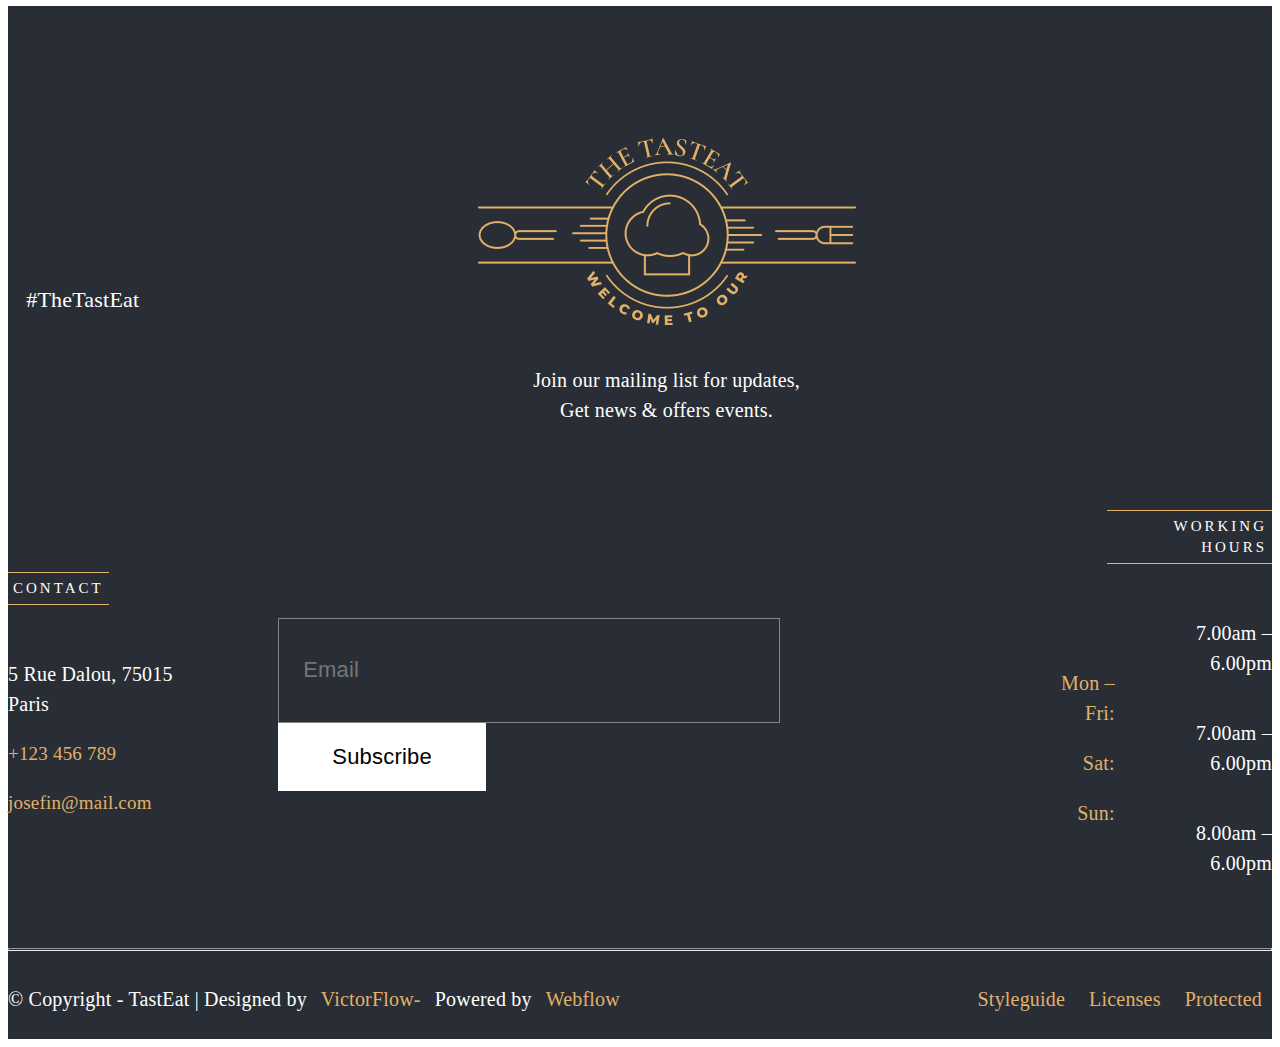
<file: footer.html>
<!DOCTYPE html>
<html lang="en">
	<head>
		<meta charset="UTF-8" />
		<meta http-equiv="X-UA-Compatible" content="IE=edge" />
		<meta name="viewport" content="width=device-width, initial-scale=1.0" />
		<link rel="stylesheet" href="./css/footer.css" />
		<link
			rel="stylesheet"
			href="https://cdn.jsdelivr.net/npm/bootstrap-icons@1.9.1/font/bootstrap-icons.css"
			integrity="sha384-xeJqLiuOvjUBq3iGOjvSQSIlwrpqjSHXpduPd6rQpuiM3f5/ijby8pCsnbu5S81n"
			crossorigin="anonymous"
		/>
		<title>Document</title>
	</head>
	<body>
		<footer class="footer">
			<div class="containter">
				<div class="footer_content">
					<p class="footer_text">#TheTastEat</p>
					<div class="footer_img">
						<img src="./media/img/main-img.png" alt="main image" />
						<p class="img__text">
							Join our mailing list for updates, <br />
							Get news & offers events.
						</p>
					</div>
					<div class="footer_icons">
						<li class="footer_item"><i class="bi bi-instagram"></i></li>
						<li class="footer_item"><i class="bi bi-facebook"></i></li>
						<li class="footer_item"><i class="bi bi-pinterest"></i></li>
						<li class="footer_item"><i class="bi bi-twitter"></i></li>
					</div>
				</div>

				<div class="footer_action">
					<div class="contact">
						<span class="contact_text">Contact</span>
						<p class="address">5 Rue Dalou, 75015 Paris</p>
						<p class="con">+123 456 789</p>
						<p class="con">josefin@mail.com</p>
					</div>
					<div class="form">
						<div class="footer_input">
							<label for="email">
                                <input type="email" placeholder="Email" id="email" required /><button class="footer_btn">Subscribe</button>
							</label>
						</div>
					</div>
					<div class="working_hours">
                        <span class="time_text">Working Hours</span>
						<div class="time">
                            <div class="weeks">
                                <p class="week">Mon – Fri:</p>
                                <p class="week">Sat:</p>
                                <p class="week">Sun:</p>                        
                            </div>
                            <div class="times">
                                <p class="timeee">7.00am – 6.00pm</p>
                                <p class="timeee">7.00am – 6.00pm</p>
                                <p class="timeee">8.00am – 6.00pm</p>
                            </div>
						</div>
					</div>
				</div>
                <hr class="footer_line">
                <div class="last_part">
                    <div class="last_text1">
                        <span class="straight">© Copyright - TastEat | Designed by</span>
                        <span class="gold">VictorFlow-</span>
                        <span class="straight">Powered by</span>
                        <span class="gold">Webflow</span>
                    </div>
                    <div class="last_text2">
                        <span class="gold">Styleguide</span>
                        <span class="gold">Licenses</span>
                        <span class="gold">Protected</span>
                    </div>
                </div>
			</div>
		</footer>
	</body>
</html>
</file>
<file: css/global.css>
/* FONTS */

@font-face {
  font-family: "Cormorant Infant";
  src: url("../fonts/CormorantInfant-Regular.woff2") format("woff2"),
    url("../fonts/CormorantInfant-Regular.woff") format("woff");
  font-weight: normal;
  font-style: normal;
  font-display: swap;
}

@font-face {
  font-family: "Josefin Sans";
  src: url("../fonts/JosefinSans-Regular.woff2") format("woff2"),
    url("../fonts/JosefinSans-Regular.woff") format("woff");
  font-weight: normal;
  font-style: normal;
  font-display: swap;
}

@font-face {
  font-family: "Cormorant Infant";
  src: url("../fonts/CormorantInfant-Bold.woff2") format("woff2"),
    url("../fonts/CormorantInfant-Bold.woff") format("woff");
  font-weight: bold;
  font-style: normal;
  font-display: swap;
}

/* CUSTOM PROPERTIES */

:root {
  --main-color: #e1b168;
  --main-bg: #292e36;
  --line-bg: #5c6168;
  --font-josefin: "Josefin Sans";
  --font-cormorant: "Cormorant Infant";
  --title-color: #292e36;
  --text-color: #555555;
  --info-bg: #fff8f5;
  --white: #fff;
  --black: #000;
}

* {
  margin: 0;
  padding: 0;
  font-family: var(--font-josefin);
}

.container {
  max-width: 1400px;
  margin-right: auto;
  margin-left: auto;
  padding-left: 20px;
  padding-right: 20px;
}

html {
  box-sizing: border-box;
  height: 100%;
  scroll-behavior: smooth;
}

*,
*::before,
*::after {
  box-sizing: inherit;
}

body {
  height: 100%;
  display: flex;
  flex-direction: column;
}

*:focus {
  outline: 2px dashed var(--main-color);
  outline-offset: 3px;
}

.main {
  flex-grow: 1;
}

a,
img,
span,
button {
  display: inline-block;
}

ul {
  list-style-type: none;
}

button {
  border: none;
  background: transparent;
  text-align: center;
}

/* AUTOFILL STYLE */

input:-webkit-autofill,
input:-webkit-autofill:hover,
input:-webkit-autofill:focus,
textarea:-webkit-autofill,
textarea:-webkit-autofill:hover,
textarea:-webkit-autofill:focus,
select:-webkit-autofill,
select:-webkit-autofill:hover,
select:-webkit-autofill:focus {
  -webkit-text-fill-color: #fff;
  box-shadow: 0 0 0px 1000px rgba(41, 46, 54, 0.95) inset;
}

/* PLACEHOLDER STYLE */

::-webkit-input-placeholder,
::-moz-placeholder,
:-ms-input-placeholder,
:-moz-placeholder {
  color: #fff;
}

/* ELEMENT HIDER */

.visually-hidden {
  position: absolute;
  width: 1px;
  height: 1px;
  margin: -1px;
  border: 0;
  padding: 0;
  clip: rect(0 0 0 0);
  overflow: hidden;
}

/* LOADER */

.loader-wrapper {
  position: fixed;
  top: 0;
  left: 0;
  width: 100%;
  height: 100%;
  background-color: var(--main-bg);
  display: flex;
  align-items: center;
  justify-content: center;
  z-index: 999;
  transition: opacity 0.5s ease;
}
.loader-wrapper.close {
  opacity: 0;
  pointer-events: none;
}
.lds-roller {
  display: inline-block;
  position: relative;
  width: 80px;
  height: 80px;
}
.lds-roller div {
  animation: lds-roller 1.2s cubic-bezier(0.5, 0, 0.5, 1) infinite;
  transform-origin: 40px 40px;
}
.lds-roller div:after {
  content: " ";
  display: block;
  position: absolute;
  width: 9px;
  height: 9px;
  border-radius: 50%;
  background: var(--main-color);
  margin: -4px 0 0 -4px;
}
.lds-roller div:nth-child(1) {
  animation-delay: -0.036s;
}
.lds-roller div:nth-child(1):after {
  top: 63px;
  left: 63px;
}
.lds-roller div:nth-child(2) {
  animation-delay: -0.072s;
}
.lds-roller div:nth-child(2):after {
  top: 68px;
  left: 56px;
}
.lds-roller div:nth-child(3) {
  animation-delay: -0.108s;
}
.lds-roller div:nth-child(3):after {
  top: 71px;
  left: 48px;
}
.lds-roller div:nth-child(4) {
  animation-delay: -0.144s;
}
.lds-roller div:nth-child(4):after {
  top: 72px;
  left: 40px;
}
.lds-roller div:nth-child(5) {
  animation-delay: -0.18s;
}
.lds-roller div:nth-child(5):after {
  top: 71px;
  left: 32px;
}
.lds-roller div:nth-child(6) {
  animation-delay: -0.216s;
}
.lds-roller div:nth-child(6):after {
  top: 68px;
  left: 24px;
}
.lds-roller div:nth-child(7) {
  animation-delay: -0.252s;
}
.lds-roller div:nth-child(7):after {
  top: 63px;
  left: 17px;
}
.lds-roller div:nth-child(8) {
  animation-delay: -0.288s;
}
.lds-roller div:nth-child(8):after {
  top: 56px;
  left: 12px;
}

@keyframes lds-roller {
  0% {
    transform: rotate(0deg);
  }
  100% {
    transform: rotate(360deg);
  }
}

@media (max-width: 480px) {
  .lds-roller div:after {
    width: 9px;
    height: 9px;
    margin: -1px 0 0 -1px;
  }
}

/* Custom Body Scroll */

body::-webkit-scrollbar {
  /* Scroll width */
  width: 5px;
}

body::-webkit-scrollbar-thumb {
  /* Foreground */
  background: var(--main-color);
}

body::-webkit-scrollbar-track {
  /* Background */
  background: #2e343cdc;
}
</file>
<file: css/header.css>
.main-logo {
  margin-right: auto;
  margin-left: auto;
}

.header-btn {
  cursor: pointer;
  background: local;
  border: 2px solid #e1b168;
  border-radius: 0px;
  font-family: "Josefin Sans";
  font-style: normal;
  font-weight: 400;
  font-size: 22px;
  line-height: 33px;
  text-align: center;
  color: #ffffff;
  display: flex;
  justify-content: center;
  align-items: center;
  width: 295px;
  height: 73px;
}
.header {
  background: #292e36;
  position: relative;
}
.action {
  display: flex;
  justify-content: space-between;
  align-items: center;
  padding: 50px 0;
}
.call-btn {
  text-decoration: none;
  letter-spacing: 0.2px;
}
.reservation-btn {
  letter-spacing: 0.44px;
  padding: 20px 85px;
}
.header-btn:hover {
  background: #e1b168;
  color: #292e36;
}
.line {
  height: 1px;
  background-color: var(--line-bg);
}
.navbar {
  display: flex;
  align-items: center;
  padding: 20px 0;
  width: 100%;
  background: #292e36;
}
.nav-links {
  display: flex;
  align-items: center;
  gap: 60px;
  list-style-type: none;
  width: 100%;
}
.nav-item a {
  font-family: "Josefin Sans";
  font-style: normal;
  font-weight: 400;
  font-size: 20px;
  padding-top: 2px;
  height: 22px;
  letter-spacing: 0.2px;
  text-decoration: none;
  color: #ffffff;
  text-decoration: none;
}
.nav-item a:hover {
  color: #e1b168;
}
i {
  font-size: 1.4rem;
  cursor: pointer;
  color: white;
}
i:hover {
  color: #e1b168;
}
.icons {
  display: flex;
  align-items: center;
  gap: 20px;
  list-style-type: none;
  margin-left: auto;
}
.icons .nav__link {
  display: flex;
  padding: 0;
  align-items: center;
  width: 24px;
  padding-top: 5px;
  height: 22px;
}
.header__menu-btn-wrapper {
  display: none;
}

@media (max-width: 480px) {
  .container {
    padding-left: 20px;
    padding-right: 20px;
  }
  .navbar {
    display: none;
  }
  .call-btn {
    display: none;
  }
  .reservation {
    display: none;
  }
  .main-logo {
    width: 120px;
    margin-right: auto;
    margin-left: 0;
  }
  .main-logo img {
    width: 100%;
  }
  .action {
    justify-content: flex-start;
    align-items: center;
    gap: 0;
    padding: 15px 0;
  }

  /* Burger menu */

  .header__menu-btn-wrapper {
    display: inline-block;
    background-color: transparent;
    border: unset;
    width: 30px;
    height: 30px;
    display: flex;
    align-items: center;
    justify-content: center;
    z-index: 101;
  }

  .header__menu-btn-wrapper:focus {
    outline: unset;
  }

  .header__burger-menu {
    width: 100%;
    height: 2px;
    background-color: #e1b168;
    position: relative;
    transition: opacity 0.3s ease, transform 0.3s ease;
  }

  .header__burger-menu::before {
    content: "";
    width: 100%;
    height: 2px;
    background-color: #e1b168;
    position: absolute;
    top: -10px;
    left: 0;
    transition: opacity 0.3s ease, transform 0.3s ease;
  }

  .header__burger-menu::after {
    content: "";
    width: 100%;
    height: 2px;
    background-color: #e1b168;
    position: absolute;
    top: 10px;
    left: 0;
    transition: opacity 0.3s ease, transform 0.3s ease;
  }

  .header__menu-btn-wrapper.active .header__burger-menu {
    transform: rotate(45deg);
  }
  .header__menu-btn-wrapper.active .header__burger-menu::after {
    transform: translate(50px, 50px) rotate(-10deg);
    opacity: 0;
  }
  .header__menu-btn-wrapper.active .header__burger-menu::before {
    top: 0;
    transform: rotate(-90deg);
  }

  /* Header menu */

  .header.mobile-menu::after {
    content: "";
    width: 100%;
    height: 115vh;
    background-color: #292e36;
    position: fixed;
    top: 0;
    z-index: 100;
  }
  .header.mobile-menu .main-logo {
    width: 120px;
    position: relative;
    z-index: 101;
    left: 50%;
    transform: translateX(-50%);
  }
  .header.mobile-menu .main-logo img {
    width: 100%;
  }
  .header.mobile-menu .call-btn {
    display: block;
    position: absolute;
    top: 27px;
    z-index: 101;
    font-size: 0;
    width: auto;
    height: auto;
    line-height: 1;
    padding: 0;
    width: 40px;
    height: 40px;
    border-radius: 50%;
    background-image: url("../media/icons/phone.png");
    background-repeat: no-repeat;
    background-position: center center;
  }
  .header.mobile-menu .call-btn:hover {
    background-color: unset;
  }
  .header.mobile-menu .reservation {
    display: block;
    position: absolute;
    top: 450px;
    z-index: 101;
    font-size: 80px;
    left: 50%;
    transform: translateX(-50%);
  }
  .header.mobile-menu .reservation .reservation-btn {
    width: 90vw;
    height: 0;
  }

  .header.mobile-menu .navbar {
    display: block;
    position: absolute;
    top: 105px;
    z-index: 101;
    width: 90vw;
  }
  .header.mobile-menu .navbar .nav-links {
    display: block;
    text-align: center;
  }
  .header.mobile-menu .navbar .nav-links .nav-item {
    margin-bottom: 10px;
  }
  .header.mobile-menu .navbar .nav-links .icons {
    display: flex;
    justify-content: center;
    margin-top: 37px;
  }

  body.overflow {
    height: 100vh;
    overflow: hidden;
  }
}
</file>
<file: css/hero.css>
@import url("https://fonts.googleapis.com/css2?family=Josefin+Sans&display=swap");
@import url("https://fonts.googleapis.com/css2?family=Cormorant+Infant&display=swap");

.container {
  max-width: 1360px;
  margin-right: auto;
  margin-left: auto;
}

.hero {
  background-color: #292e36;
}

.hero .container {
  display: flex;
  margin-right: auto;
  margin-left: auto;
  min-height: 805px;
  align-items: flex-end;
  margin-top: -3px;
}

.hero__content {
  width: 50%;
  margin-right: 50px;
  padding-bottom: 175px;
}

.hero__title {
  font-family: "Cormorant Infant", serif;
  font-weight: 400;
  font-size: 100px;
  line-height: 110px;
  letter-spacing: 0.2px;
  color: #ffffff;
  margin-bottom: 26px;
}

.hero__text {
  font-family: "Josefin Sans";
  font-weight: 400;
  font-size: 20px;
  line-height: 30px;
  letter-spacing: 0.2px;
  color: #ffffff;
  margin-bottom: 35px;
}

.hero__btn {
  font-family: "Josefin Sans";
  background: local;
  cursor: pointer;
  font-weight: 400;
  font-size: 22px;
  line-height: 33px;
  text-align: center;
  letter-spacing: 0.2px;
  color: #e1b168;
  padding: 20px 57px;
  border: 1px solid #e1b168;
}

.hero__btn:hover {
  background: #e1b168;
  color: #292e36;
}

.hero__img-wrapper {
  width: 50%;
  padding: 0px 30px;
  position: relative;
  min-height: 769px;
  display: flex;
  justify-content: flex-end;
  flex-direction: column;
}

.hero__img-wrapper::before {
  content: "";
  position: absolute;
  width: 100%;
  height: 30px;
  background: rgba(255, 255, 255, 0.1);
  top: -30px;
  left: 0;
}

.hero__img-wrapper::after {
  content: "";
  position: absolute;
  width: 30px;
  height: 100%;
  background: rgba(255, 255, 255, 0.1);
  top: 0;
  left: -30px;
}

.frame::after {
  content: "";
  position: absolute;
  width: 30px;
  height: 100%;
  background: rgba(255, 255, 255, 0.1);
  top: 0;
  right: -30px;
}

.hero__img {
  max-width: 595px;
}

.hero-svg {
  position: absolute;
  top: -20px;
  right: -20px;
  z-index: 10;
}

@media (max-width: 480px) {
  .hero .container {
    display: flex;
    margin-right: auto;
    margin-left: auto;
    min-height: 805px;
    align-items: flex-end;
    flex-direction: column-reverse;
    margin-top: -3px;
    flex-wrap: wrap;
    padding-top: 35px;
  }
  .hero__content {
    width: 100%;
    margin-right: 0px;
    padding-bottom: 40px;
  }
  .hero__content {
    text-align: center;
  }
  .hero__title {
    font-size: 60px;
    text-align: center;
    line-height: unset;
    letter-spacing: 0.2px;
    margin-bottom: 15px;
    margin-top: 15px;
  }
  .hero__text {
    font-size: 17px;
    margin-bottom: 30px;
  }
  .hero__btn {
    font-size: 20px;
    line-height: 20px;
    padding: 15px 50px;
  }
  .hero__img-wrapper {
    width: 100%;
    padding: 0;
    position: relative;
    min-height: unset;
    display: flex;
    justify-content: flex-end;
    flex-direction: column;
  }
  .hero__img-wrapper::before {
    height: 20px;
    top: -20px;
  }
  .hero-svg {
    position: absolute;
    top: 0px;
    right: 0px;
    z-index: 10;
    width: 160px;
  }
}
</file>
<file: css/menu.css>
@import url("https://fonts.googleapis.com/css2?family=Josefin+Sans&display=swap");
@import url("https://fonts.googleapis.com/css2?family=Cormorant+Infant&display=swap");

* {
  box-sizing: border-box;
  margin: 0;
  padding: 0;
  font-family: "Josefin Sans";
}

.container {
  max-width: 1360px;
  margin-right: auto;
  margin-left: auto;
}

.menu {
  background-color: #fff;
  padding-top: 140px;
  padding-bottom: 140px;
}

.menu__min-btn {
  display: inline-block;
  font-weight: 400;
  font-size: 15px;
  line-height: 22px;
  letter-spacing: 3px;
  text-align: center;
  text-transform: uppercase;
  color: #292e36;
  background-color: transparent;
  border: unset;
  border-top: 1px solid #e1b168;
  border-bottom: 1px solid #e1b168;
  margin-bottom: 12px;
  padding-top: 4px;
}

.menu__wrapper {
  display: flex;
}

.menu__info {
  width: 40%;
  padding-right: 55px;
}

.menu__info-title {
  font-weight: 400;
  font-size: 40px;
  line-height: 56px;
  letter-spacing: 0.2px;
  text-transform: capitalize;
  color: #292e36;
  margin-bottom: 13px;
}

.menu__info-text {
  font-weight: 400;
  font-size: 20px;
  line-height: 30px;
  letter-spacing: 0.2px;
  color: #555555;
  margin-bottom: 45px;
}

.menu__info-img {
  display: block;
  width: 398px;
  height: 548px;
  margin-bottom: 60px;
}

.menu__info-btn {
  background: local;
  cursor: pointer;
  font-weight: 400;
  font-size: 22px;
  line-height: 33px;
  text-align: center;
  letter-spacing: 0.2px;
  color: #e1b168;
  padding: 20px 57px;
  border: 1px solid #e1b168;
}

.menu__info-btn:hover {
  background: #e1b168;
  color: #292e36;
}

.menu__lists-wrapper {
  margin-bottom: 75px;
}

.menu__lists-wrapper:last-child {
  margin-bottom: 60px;
}

.menu__list-title {
  font-family: "Cormorant Infant";
  font-weight: 400;
  font-size: 36px;
  line-height: 50px;
  letter-spacing: 0.2px;
  color: #292e36;
  margin-bottom: 40px;
}

.menu__list {
  list-style-type: none;
}

.menu__item {
  display: flex;
  align-items: center;
}

.menu__item:not(:last-child) {
  margin-bottom: 50px;
}

.menu__item-img {
  width: 84px;
  height: 84px;
  margin-right: 20px;
}

.menu__item-texts {
  flex-grow: 1;
}

.menu__list-name {
  font-family: "Cormorant Infant";
  font-weight: 400;
  font-size: 30px;
  line-height: 42px;
  letter-spacing: 0.2px;
  color: #292e36;
  margin-bottom: 1px;
}

.menu__list-price {
  font-family: "Josefin Sans";
  font-weight: 400;
  font-size: 20px;
  line-height: 30px;
  letter-spacing: 0.2px;
  color: #555555;
  width: 100%;
  display: flex;
  align-items: flex-end;
}

.menu__list-price-line {
  width: 259px;
  height: 1px;
  background-color: #aaaaaa;
  display: inline-block;
  margin-right: 10px;
  margin-left: 10px;
  flex-grow: 1;
  margin-bottom: 5px;
}

@media (max-width: 480px) {
  .menu {
    padding-top: 50px;
    padding-bottom: 50px;
    text-align: center;
  }
  .menu__wrapper {
    flex-wrap: wrap;
  }
  .menu__info {
    width: 100%;
    padding-right: 0;
  }
  .menu__info-title {
    margin-bottom: 5px;
    text-align: left;
  }
  .menu__info-text {
    font-size: 17px;
    margin-bottom: 30px;
    text-align: left;
  }
  .menu__info-img {
    width: 100%;
    margin-bottom: 35px;
    height: 310px;
    object-fit: cover;
  }
  .menu__info-btn {
    font-size: 20px;
    line-height: 20px;
    padding: 15px 50px;
  }

  .menu__lists {
    width: 100%;
    text-align: left;
  }
  .menu__lists-wrapper {
    margin-bottom: 30px;
  }
  .menu__lists-wrapper:last-child {
    margin-bottom: 0;
  }
  .menu__list-title {
    margin-bottom: 20px;
    margin-top: 20px;
  }
  .menu__item:not(:last-child) {
    margin-bottom: 25px;
  }
  .menu__list-name {
    font-size: 25px;
  }
  .menu__list-price {
    font-size: 17px;
    line-height: 20px;
  }
  .menu__list-price-line {
    width: auto;
    min-width: 50px;
  }
}
</file>
<file: css/clients.css>
.clients__btn {
  display: inline-block;
  font-weight: 400;
  font-size: 15px;
  letter-spacing: 3px;
  line-height: 22px;
  text-align: center;
  text-transform: uppercase;
  background-color: transparent;
  border: unset;
  border-top: 1px solid #e1b168;
  border-bottom: 1px solid #e1b168;
  margin-bottom: 12px;
  color: #ffffff;
  font-family: "Josefin Sans";
  padding-top: 5px;
}

.clients__content {
  padding-top: 140px;
  padding-bottom: 120px;
  background-color: #292e36;
}

.clients__title {
  font-weight: 400;
  font-size: 40px;
  line-height: 56px;
  letter-spacing: 0.2px;
  text-transform: capitalize;
  color: #ffffff;
  margin-bottom: 8px;
  font-family: "Cormorant Infant";
}

.clients__text {
  font-family: "Josefin Sans";
  font-style: normal;
  font-weight: 400;
  font-size: 20px;
  line-height: 30px;
  letter-spacing: 0.2px;
  color: #ffffff;
  margin-bottom: 80px;
}

.clients__img {
  background-image: url("../media/img/clients-section-big-img.jpg");
  background-position: center center;
  background-repeat: no-repeat;
  background-size: cover;
  min-height: 600px;
}

.client-cards-wrapper {
  display: flex;
  position: relative;
  max-width: 100vw;
  overflow-x: auto;
  margin-bottom: 64px;
  padding-right: 40px;
}
.client-card {
  padding: 0px 40px;
  min-height: 285px;
  min-width: 554px;
  background-color: #343942;
  margin-right: 30px;
}

.client-card-info {
  padding-bottom: 30px;
  display: flex;
  align-items: center;
  border-bottom: 1px solid #797e89;
  margin-bottom: 32px;
}

.client-card-img {
  border-radius: 50%;
  margin-right: 30px;
}

.client-name {
  font-family: "Cormorant Infant";
  font-weight: 400;
  font-size: 30px;
  line-height: 42px;
  letter-spacing: 0.2px;
  color: #ffffff;
}

.client-city {
  font-family: "Josefin Sans";
  font-weight: 400;
  font-size: 20px;
  line-height: 30px;
  letter-spacing: 0.2px;
  color: #e1b168;
}

.client-text {
  font-family: "Cormorant Infant";
  font-weight: 400;
  font-size: 24px;
  line-height: 38px;
  letter-spacing: 0.25px;
  color: #ffffff;
}

.card-switch-dots {
  display: flex;
  justify-content: center;
  gap: 10px;
}
.card-switch-dot {
  width: 20px;
  height: 20px;
  border-radius: 50%;
  background-color: rgba(255, 255, 255, 0.4);
}

.card-switch-dot.active {
  background-color: #fff;
}
.client-cards-wrapper::-webkit-scrollbar {
  display: none;
}

@media (max-width: 480px) {
  .clients {
    text-align: center;
  }
  .clients__content {
    padding-top: 50px;
    padding-bottom: 50px;
  }
  .clients__text {
    font-size: 17px;
    margin-bottom: 30px;
    line-height: 30px;
  }
  .client-cards-wrapper {
    text-align: left;
    margin-bottom: 50px;
  }
  .client-card {
    min-height: 260px;
    padding-top: 15px;
    padding-bottom: 10px;
  }
  .client-card-info {
    padding-bottom: 25px;
    margin-bottom: 25px;
  }
  .client-card-img {
    width: 110px;
  }
  .client-name {
    font-size: 25px;
  }
  .client-city {
    font-size: 17px;
  }
  .client-text {
    font-size: 16px;
  }
  .card-switch-dot {
    width: 15px;
    height: 15px;
  }
  .clients__img {
    min-height: 300px;
  }
}
</file>
<file: css/dishes.css>
@import url("https://fonts.googleapis.com/css2?family=Josefin+Sans&display=swap");
@import url("https://fonts.googleapis.com/css2?family=Cormorant+Infant&display=swap");

* {
  box-sizing: border-box;
  padding: 0;
  margin: 0;
  font-family: "Josefin Sans";
}

.container {
  max-width: 1360px;
  margin-right: auto;
  margin-left: auto;
}

.dish {
  padding-top: 120px;
  padding-bottom: 140px;
}
.dish__btn-wrapper {
  text-align: center;
  margin-bottom: 12px;
}
.dish__btn {
  font-family: "Josefin Sans";
  display: inline-block;
  font-weight: 400;
  font-size: 15px;
  line-height: 20px;
  letter-spacing: 3px;
  text-align: center;
  text-transform: uppercase;
  color: #292e36;
  background-color: transparent;
  border: unset;
  border-top: 1px solid #e1b168;
  border-bottom: 1px solid #e1b168;
  padding-top: 5px;
}
.dish__title {
  font-family: "Cormorant Infant";
  font-style: normal;
  font-weight: 400;
  font-size: 40px;
  line-height: 56px;
  text-align: center;
  letter-spacing: 0.2px;
  text-transform: capitalize;
  color: #292e36;
  margin-bottom: 12px;
}
.dish__text {
  font-family: "Josefin Sans";
  font-style: normal;
  font-weight: 400;
  font-size: 20px;
  line-height: 30px;
  text-align: center;
  letter-spacing: 0.2px;
  color: #555555;
  max-width: 760px;
  margin-right: auto;
  margin-left: auto;
  margin-bottom: 50px;
}
.dish__cards-wrapper {
  display: flex;
  justify-content: space-between;
  gap: 30px;
  margin-bottom: 60px;
}
.dish__card {
  max-width: 317px;
}
.dish__card-img {
  width: 100%;
  margin-bottom: 9px;
}
.dish__card-info {
  display: flex;
  justify-content: space-between;
  padding-bottom: 11px;
  border-bottom: 1px solid #dcdcdc;
  margin-bottom: 13px;
}
.dish__card-name {
  font-family: "Cormorant Infant";
  font-style: normal;
  font-weight: 400;
  font-size: 30px;
  line-height: 42px;
  letter-spacing: 0.2px;
  color: #292e36;
}
.dish__card-price {
  font-family: "Cormorant Infant";
  font-style: normal;
  font-weight: 400;
  font-size: 30px;
  line-height: 42px;
  letter-spacing: 0.2px;
  color: #292e36;
}
.dish__card-text {
  font-family: "Josefin Sans";
  font-style: normal;
  font-weight: 400;
  font-size: 20px;
  line-height: 30px;
  letter-spacing: 0.2px;
  color: #555555;
}
.bold {
  font-weight: 700;
}
.dish__all-btn-wrapper {
  text-align: center;
}
.dish__all-btn {
  background: local;
  cursor: pointer;
  font-weight: 400;
  font-size: 22px;
  line-height: 33px;
  text-align: center;
  letter-spacing: 0.2px;
  color: #e1b168;
  padding: 20px 57px;
  border: 1px solid #e1b168;
}
.dish__all-btn:hover {
  background: #e1b168;
  color: #292e36;
}

@media (max-width: 480px) {
  .dish {
    padding: 50px 0;
  }
  .dish__cards-wrapper {
    flex-wrap: wrap;
    margin-bottom: 30px;
  }
  .dish__text {
    margin-bottom: 30px;
  }
  .dish__card {
    width: 100%;
    max-width: 100%;
  }
  .dish__card-img {
    height: 250px;
    object-fit: cover;
  }
  .dish__all-btn {
    font-size: 20px;
    line-height: 20px;
    padding: 15px 50px;
  }
}
</file>
<file: css/service.css>
@import url("https://fonts.googleapis.com/css2?family=Josefin+Sans&display=swap");
@import url("https://fonts.googleapis.com/css2?family=Cormorant+Infant&display=swap");

* {
  box-sizing: border-box;
  padding: 0;
  margin: 0;
  font-family: "Josefin Sans";
}

.container {
  max-width: 1360px;
  margin-right: auto;
  margin-left: auto;
}

.service__btn {
  font-family: "Josefin Sans";
  display: inline-block;
  font-weight: 400;
  font-size: 15px;
  line-height: 18px;
  letter-spacing: 3px;
  text-align: center;
  text-transform: uppercase;
  color: #fff;
  background-color: transparent;
  border: unset;
  border-top: 1px solid #e1b168;
  border-bottom: 1px solid #e1b168;
  padding-top: 4px;
  margin-bottom: 12px;
}
.service {
  background-color: #292e36;
  padding-top: 140px;
  padding-bottom: 142px;
}
.service .container {
  display: flex;
  justify-content: space-between;
  gap: 100px;
}
.service__content {
  max-width: 438px;
}
.service__title {
  font-weight: 400;
  font-size: 40px;
  line-height: 56px;
  letter-spacing: 0.2px;
  text-transform: capitalize;
  color: #ffffff;
  margin-bottom: 13px;
}
.service__text {
  font-family: "Josefin Sans";
  font-style: normal;
  font-weight: 400;
  font-size: 20px;
  line-height: 30px;
  letter-spacing: 0.2px;
  color: #ffffff;
}
.service__cards {
  flex-grow: 1;
  display: flex;
  justify-content: space-between;
  gap: 30px;
}
.service__card {
  max-width: 254px;
  min-width: 254px;
  min-height: 235px;
  border: 20px solid #323841;
  display: flex;
  align-items: center;
  justify-content: center;
  flex-direction: column;
  padding: 20px;
}
.service__card-img {
  width: 60px;
  height: 60px;
  margin-bottom: 15px;
}
.service__card-text {
  font-family: "Cormorant Infant";
  font-style: normal;
  font-weight: 400;
  font-size: 25px;
  line-height: 35px;
  text-align: center;
  letter-spacing: 0.2px;
  color: #ffffff;
  white-space: nowrap;
}

@media (max-width: 480px) {
  .service {
    padding: 50px 0;
    text-align: center;
  }
  .service .container {
    flex-wrap: wrap;
    gap: 30px;
  }
  .service__cards {
    flex-wrap: wrap;
    justify-content: center;
  }
  .service__card {
    width: 100%;
  }
}
</file>
<file: css/booking.css>
.booking {
  min-height: 997px;
  background-image: url("../media/img/booking-bg.png");
  background-repeat: no-repeat;
  background-position: center center;
  background-size: cover;
  padding: 140px 0;
}
.booking__form {
  max-width: 920px;
  background-color: rgba(41, 46, 54, 0.95);
  margin-right: auto;
  margin-left: auto;
  padding: 140px 140px 155px 140px;
  text-align: center;
}
.booking__info {
  font-family: "Josefin Sans";
  font-weight: 400;
  font-size: 15px;
  line-height: 22px;
  text-align: center;
  letter-spacing: 3px;
  text-transform: uppercase;
  color: #ffffff;
  border-top: 1px solid #e1b168;
  border-bottom: 1px solid #e1b168;
  display: inline-block;
  padding-top: 5px;
  margin-bottom: 11px;
}
.booking__title {
  font-family: "Cormorant Infant";
  font-weight: 400;
  font-size: 40px;
  line-height: 56px;
  text-align: center;
  letter-spacing: 0.2px;
  text-transform: capitalize;
  color: #ffffff;
  margin-bottom: 38px;
}
.booking__inputs-wrapper {
  max-width: 640px;
  margin-bottom: 20px;
  display: flex;
  flex-wrap: wrap;
  gap: 30px;
}
.booking__input {
  font-family: "Josefin Sans";
  font-weight: 400;
  font-size: 22px;
  line-height: 33px;
  letter-spacing: 0.2px;
  color: #ffffff;
  background-color: transparent;
  border: 1px solid #858585;
  padding: 18px 23px;
}
.booking__input:focus {
  outline: unset;
}
.input--name {
  width: 40%;
  flex-grow: 1;
}
.input--email {
  width: 40%;
  flex-grow: 1;
}
.input--pearsons {
  width: 20%;
  flex-grow: 1;
}
.input--timing {
  width: 20%;
  flex-grow: 1;
}
.input--date {
  width: 20%;
  flex-grow: 1;
}
.booking__submit-btn {
  font-family: "Josefin Sans";
  font-style: normal;
  font-weight: 400;
  font-size: 22px;
  line-height: 33px;
  text-align: center;
  letter-spacing: 0.2px;
  color: #000000;
  background: #fff;
  padding: 20px 54px;
}

@media (max-width: 480px) {
  .booking {
    padding: 50px 0;
    min-height: auto;
    background-position: center bottom;
  }
  .booking__title {
    margin-bottom: 30px;
  }
  .booking__form {
    padding: 40px 20px;
  }
  .booking__input {
    width: 100%;
    padding: 10px 15px;
    font-size: 17px;
  }
  .booking__inputs-wrapper {
    margin-bottom: 40px;
  }
  .booking__submit-btn {
    font-size: 20px;
    line-height: 20px;
    padding: 15px 50px;
  }
}
</file>
<file: css/new_page.css>
.new_page {
  background-color: #fff8f5;
}

.section {
  background-color: #fff8f5;
  padding-top: 100px;
  padding-bottom: 60px;
  margin-bottom: 85px;
}

.data {
  display: flex;
}

.text {
  display: flex;
  margin-right: 30px;
}

.content {
  padding-top: 20px;
}

.location {
  width: 83px;
  height: 83px;
  margin-right: 20px;
  border-radius: 100px;
  display: flex;
  background-color: #292e36;
}

.location img {
  width: 52px;
  height: 52px;
  margin: auto;
}

.location h3 {
  font-family: "Cormorant Infant";
  font-weight: 400;
  font-size: 30px;
  line-height: 39px;
  letter-spacing: 0.2px;
  color: #292e36;
}

.location h4 {
  font-family: "Josefin Sans";
  font-style: normal;
  font-weight: 400;
  font-size: 20px;
  line-height: 30px;
  letter-spacing: 0.2px;
  color: #555555;
}

.work_time {
  width: 83px;
  height: 83px;
  margin: 0 20px 0 30px;
  display: flex;
  background: #292e36;
  border-radius: 100px;
}

.work_time img {
  margin: auto;
}

.work_time h3 {
  font-weight: 400;
  font-size: 30px;
  line-height: 39px;
  letter-spacing: 0.2px;
  color: #292e36;
}

.work_time h4 {
  font-weight: 400;
  font-size: 20px;
  line-height: 30px;
  letter-spacing: 0.2px;
  color: #555555;
}

.news-reservation {
  width: 83px;
  height: 83px;
  margin-left: 30px;
  margin-right: 30px;
  display: flex;
  background: #292e36;
  border-radius: 100px;
}

.news-reservation img {
  margin: auto;
}

.news-reservation h3 {
  font-weight: 400;
  font-size: 30px;
  line-height: 39px;
  letter-spacing: 0.2px;
  color: #292e36;
}

.news-reservation h4 {
  font-weight: 400;
  font-size: 20px;
  line-height: 30px;
  letter-spacing: 0.2px;
  color: #555555;
}

/* section end  */

/* section_two  */

.section_two {
  padding-bottom: 100px;
  display: flex;
  background-color: #fff8f5;
}

.history {
  width: 40%;
}

.history__photo {
  width: 743px;
  margin-right: 45px;
}

.year {
  display: flex;
}

.info_one h3 {
  font-weight: 400;
  font-size: 40px;
  line-height: 56px;
  letter-spacing: 0.2px;
  margin-bottom: 15px;
  color: #292e36;

  font-family: "Cormorant Infant";
  font-style: normal;

  letter-spacing: 0.2px;
}

.info_one p {
  font-weight: 400;
  font-size: 20px;
  line-height: 30px;
  letter-spacing: 0.2px;
  color: #555555;
}

.year {
  margin: 25px 0 20px 0;
}

.year h3 {
  font-weight: 400;
  font-size: 40px;
  line-height: 56px;
  letter-spacing: 0.2px;
  color: #292e36;
}

.year p {
  font-weight: 400;
  font-size: 20px;
  line-height: 30px;
  letter-spacing: 0.2px;
  color: #555555;
}

.info_two p {
  font-weight: 400;
  font-size: 20px;
  line-height: 30px;
  letter-spacing: 0.2px;
  margin-bottom: 20px;
  color: #555555;
}

@media (max-width: 480px) {
  .section {
    padding-top: 45px;
    padding-bottom: 45px;
    margin-bottom: 0;
  }
  .data {
    flex-wrap: wrap;
  }
  .text {
    margin-right: 0;
    align-items: center;
  }
  .text:not(:last-child) {
    margin-bottom: 15px;
  }
  .location {
    width: 70px;
    height: 70px;
  }
  .content {
    padding-top: 0;
  }
  .work_time {
    margin-left: 0;
    width: 70px;
    height: 70px;
  }
  .news-reservation {
    margin-left: 0;
    margin-right: 20px;
    width: 70px;
    height: 70px;
  }

  .section_two {
    flex-wrap: wrap;
    width: 100%;
    padding-bottom: 50px;
  }
  .photo {
    width: 100%;
  }
  .history__photo {
    width: 100%;
    margin-right: 0;
  }
  .history {
    width: 100%;
  }
  .info_one h3 {
    margin-top: 15px;
  }
  .info_one p {
    font-size: 17px;
  }
  .year {
    display: flex;
    flex-wrap: wrap;
    text-align: center;
    width: 70%;
    margin-right: auto;
    margin-left: auto;
    margin-top: 10px;
    margin-bottom: 10px;
  }
  .year div {
    width: 100%;
    margin-bottom: 10px;
  }
  .year p {
    font-size: 17px;
  }
  .year h3 {
    font-size: 35px;
  }

  .info_two {
    text-align: center;
  }
}
</file>
<file: css/footer.css>
.footer {
  padding-top: 132px;
  background: #292e36;
  margin-top: -2px;
}
.footer_text {
  font-style: normal;
  font-weight: 400;
  font-size: 22px;
  line-height: 33px;
  letter-spacing: 0.2px;
  color: #ffffff;
}
.footer_content {
  display: flex;
  align-items: center;
  justify-content: space-evenly;
  gap: 320px;
}
.img__text {
  padding: 15px;
  font-style: normal;
  font-weight: 400;
  font-size: 20px;
  line-height: 30px;
  text-align: center;
  letter-spacing: 0.2px;
  color: #ffffff;
}
.footer_icons {
  display: flex;
  list-style-type: none;
  gap: 20px;
}
i {
  font-size: 1.4rem;
  cursor: pointer;
  color: white;
}
i:hover {
  color: #e1b168;
}
.footer_action {
  display: flex;
  align-items: center;
  justify-content: space-evenly;
  gap: 68px;
  margin: 50px 0;
}
.contact_text {
  display: inline-block;
  font-style: normal;
  font-weight: 400;
  font-size: 15px;
  line-height: 21px;
  letter-spacing: 3px;
  text-transform: uppercase;
  color: #ffffff;
  border-bottom: 1px solid #e1b168;
  border-top: 1px solid #e1b168;
  padding: 5px;
  margin-bottom: 34px;
}
.address {
  font-style: normal;
  font-weight: 400;
  font-size: 20px;
  line-height: 30px;
  letter-spacing: 0.2px;
  color: #ffffff;
}
.con {
  font-family: "Josefin Sans";
  font-style: normal;
  font-weight: 400;
  font-size: 19px;
  line-height: 30px;
  letter-spacing: 0.2px;
  color: #e1b168;
  text-decoration: none;
}
#email {
  width: 456px;
  height: 68px;
  font-style: normal;
  font-weight: 400;
  font-size: 22px;
  line-height: 33px;
  letter-spacing: 0.2px;
  color: #ffffff;
  padding: 17px 20px 18px 24px;
  background: local;
  border: 1px solid #858585;
  border-radius: 0px;
  outline: none;
}
#email:focus:invalid {
  border-color: red;
}
.footer_btn {
  cursor: pointer;
  width: 208px;
  height: 68px;
  font-style: normal;
  font-weight: 400;
  font-size: 22px;
  line-height: 33px;
  text-align: center;
  letter-spacing: 0.2px;
  color: #000000;
  border: none;
  background: #ffffff;
}
.footer_btn:hover {
  background: #e1b168;
  color: #ffffff;
}
.time {
  display: flex;
  align-items: center;
  justify-content: center;
  gap: 15px;
}
.time_text {
  display: inline-block;
  font-style: normal;
  font-weight: 400;
  font-size: 15px;
  line-height: 21px;
  text-align: right;
  letter-spacing: 3px;
  text-transform: uppercase;
  color: #ffffff;
  border-bottom: 1px solid #e1b168;
  border-top: 1px solid #e1b168;
  padding: 5px;
  margin-bottom: 34px;
  margin-left: 80px;
}
.week {
  display: flex;
  justify-content: flex-end;
  font-style: normal;
  font-weight: 400;
  font-size: 20px;
  line-height: 30px;
  text-align: right;
  letter-spacing: 0.2px;
  color: #e1b168;
}
.times {
  display: flex;
  flex-direction: column;
  font-style: normal;
  font-weight: 400;
  font-size: 20px;
  line-height: 30px;
  text-align: right;
  letter-spacing: 0.2px;
  color: #ffffff;
}
.footer_line {
  height: 1px;
  background-color: var(--line-bg);
}
.last_part {
  display: flex;
  align-items: center;
  justify-content: space-between;
  padding: 25px 0;
}
.gold {
  color: #e1b168;
  font-style: normal;
  font-weight: 400;
  font-size: 20px;
  line-height: 30px;
  letter-spacing: 0.2px;
  padding: 10px;
}
.straight {
  font-style: normal;
  font-weight: 400;
  font-size: 20px;
  line-height: 30px;
  letter-spacing: 0.2px;
  color: #ffffff;
}

@media (max-width: 480px) {
  .footer {
    padding-top: 50px;
  }
  .footer_content {
    flex-wrap: wrap;
    gap: 30px;
    align-items: center;
  }
  .footer_img {
    order: -1;
    text-align: center;
  }
  .footer_img img {
    width: 210px;
    padding-bottom: 10px;
  }
  .footer_icons {
    padding-bottom: 5px;
  }
  .footer_icons.icons {
    margin-left: unset;
  }
  .footer_action {
    flex-wrap: wrap;
    margin: 0;
    padding: 50px 0;
    gap: 30px;
    text-align: center;
  }
  .contact_text {
    padding: 0;
    padding-top: 5px;
    margin-bottom: 20px;
  }
  .footer_btn {
    font-size: 20px;
    line-height: 20px;
    padding: 15px 50px;
    height: auto;
  }
  .time_text {
    margin-left: 0;
    padding: 0;
    padding-top: 5px;
    margin-bottom: 20px;
  }
  .week {
    justify-content: flex-start;
  }
  #email {
    width: 100%;
    padding: 10px 15px;
    font-size: 17px;
    height: auto;
    margin-bottom: 30px;
  }
  .last_part {
    flex-wrap: wrap;
    flex-direction: column;
    align-items: center;
    justify-content: center;
  }
  .last_text1 {
    flex-direction: column;
    justify-content: center;
    align-items: center;
    text-align: center;
  }
  .last_text2 {
    text-align: center;
  }
}
</file>
<file: css/offers.css>
.offers {
  margin-top: 140px;
}
.offer__text_wrap {
  display: flex;
  align-items: center;
  justify-content: center;
  flex-direction: column;
  row-gap: 10px;
}
.offer_span {
  font-family: "Josefin Sans";
  font-style: normal;
  font-weight: 400;
  font-size: 15px;
  line-height: 22px;
  text-align: center;
  letter-spacing: 3px;
  text-transform: uppercase;
  color: #292e36;
  padding-top: 4px;
  border-bottom: 1px solid #e1b168;
  border-top: 1px solid #e1b168;
}
.offer_title {
  font-family: "Cormorant Infant";
  font-style: normal;
  font-weight: 400;
  font-size: 40px;
  line-height: 56px;
  text-align: center;
  letter-spacing: 0.2px;
  text-transform: capitalize;
  color: #292e36;
}
.offer_text {
  font-family: "Josefin Sans";
  font-style: normal;
  font-weight: 400;
  font-size: 20px;
  line-height: 30px;
  text-align: center;
  letter-spacing: 0.2px;
  color: #555555;
}
.offer__img_wrap {
  margin-top: 40px;
  display: flex;
  justify-content: center;
  align-items: center;
  gap: 30px;
}

@media (max-width: 480px) {
  .offers {
    margin-top: 50px;
  }
  .offer__img_wrap {
    flex-direction: column;
  }
  .offer_img1 img {
    width: 100%;
  }
  .offer_img2 img {
    width: 100%;
  }
}
</file>
<file: css/blog.css>
.blog {
  margin-top: 140px;
  margin-bottom: 150px;
}
.blog__text_wrap {
  display: flex;
  align-items: center;
  justify-content: center;
  flex-direction: column;
  row-gap: 10px;
}
.blog_span {
  font-family: "Josefin Sans";
  font-style: normal;
  font-weight: 400;
  font-size: 15px;
  line-height: 22px;
  text-align: center;
  letter-spacing: 3px;
  text-transform: uppercase;
  color: #292e36;
  padding-top: 4px;
  border-bottom: 1px solid #e1b168;
  border-top: 1px solid #e1b168;
}
.blog_title {
  font-family: "Cormorant Infant";
  font-style: normal;
  font-weight: 400;
  font-size: 40px;
  line-height: 56px;
  text-align: center;
  letter-spacing: 0.2px;
  text-transform: capitalize;
  color: #292e36;
}
.blog_text {
  font-family: "Josefin Sans";
  font-style: normal;
  font-weight: 400;
  font-size: 20px;
  line-height: 30px;
  text-align: center;
  letter-spacing: 0.2px;
  color: #555555;
}
.blog__cards {
  display: flex;
  align-items: center;
  justify-content: center;
  gap: 50px;
  margin-top: 40px;
}
.blog_card {
  width: 640px;
  border: 1px solid #c4c4c4;
}
.blog__img_btn {
  position: relative;
  width: 100%;
  max-width: 640px;
}
.blog__img_btn:before {
  content: "";
  position: absolute;
  width: 100%;
  height: 100%;
  top: 0;
  left: 0;
  right: 0;
  background-color: rgba(0, 0, 0, 0);
  transition: all 0.8s ease-in-out;
}
.blog__img_btn:hover::before {
  background-color: rgba(0, 0, 0, 0.65);
}
.blog__img_btn img {
  display: block;
  width: 100%;
}
.blog__img_btn button {
  position: absolute;
  top: 50%;
  left: 50%;
  transform: translate(-50%, -50%);
  -ms-transform: translate(-50%, -50%);
  opacity: 0;
}
.blog__img_btn:hover button {
  opacity: 1;
}
.blog_btn {
  cursor: pointer;
  background: #e1b168;
  border: 2px solid #e1b168;
  border-radius: 0px;
  font-family: "Josefin Sans";
  font-style: normal;
  font-weight: 400;
  font-size: 22px;
  line-height: 33px;
  text-align: center;
  letter-spacing: 0.44px;
  color: #292e36;
  padding: 20px 57px;
  transition: all 0.5s ease-in-out;
}
.blog_btn:hover {
  color: #fff;
  background: local;
}
.card_when {
  margin: 50px 0 27px 50px;
  display: flex;
  gap: 30px;
}
.card_when p {
  font-family: "Josefin Sans";
  font-style: normal;
  font-weight: 400;
  font-size: 15px;
  line-height: 22px;
  letter-spacing: 3px;
  text-transform: uppercase;
  color: #292e36;
  padding-top: 5px;
  border-bottom: 1px solid #e1b168;
  border-top: 1px solid #e1b168;
}
.card_text {
  display: flex;
  flex-direction: column;
  margin: 50px 0 27px 50px;
}
.card_title {
  font-family: "Cormorant Infant";
  font-style: normal;
  font-weight: 400;
  font-size: 30px;
  line-height: 39px;
  letter-spacing: 0.2px;
  text-transform: capitalize;
  color: #292e36;
  margin-bottom: 25px;
}
.card_text p {
  font-family: "Josefin Sans";
  font-style: normal;
  font-weight: 400;
  font-size: 20px;
  line-height: 30px;
  letter-spacing: 0.2px;
  color: #555555;
  margin-bottom: 38px;
}

@media (max-width: 480px) {
  .blog {
    margin: 50px 0;
  }
  .blog_text {
    font-size: 19px;
  }
  .blog__cards {
    flex-wrap: wrap;
    margin-top: 30px;
  }
  .blog_card {
    width: 100%;
  }
  .blog__img_btn img {
    width: 100%;
  }
  .blog_btn {
    white-space: nowrap;
    font-size: 20px;
    line-height: 20px;
    padding: 15px 50px;
  }
  .card_when {
    justify-content: center;
    margin: 0;
    margin-top: 30px;
  }
  .card_text {
    margin: 0;
    padding: 20px;
  }
  .card_text p {
    margin-bottom: 10px;
  }
}
</file>
